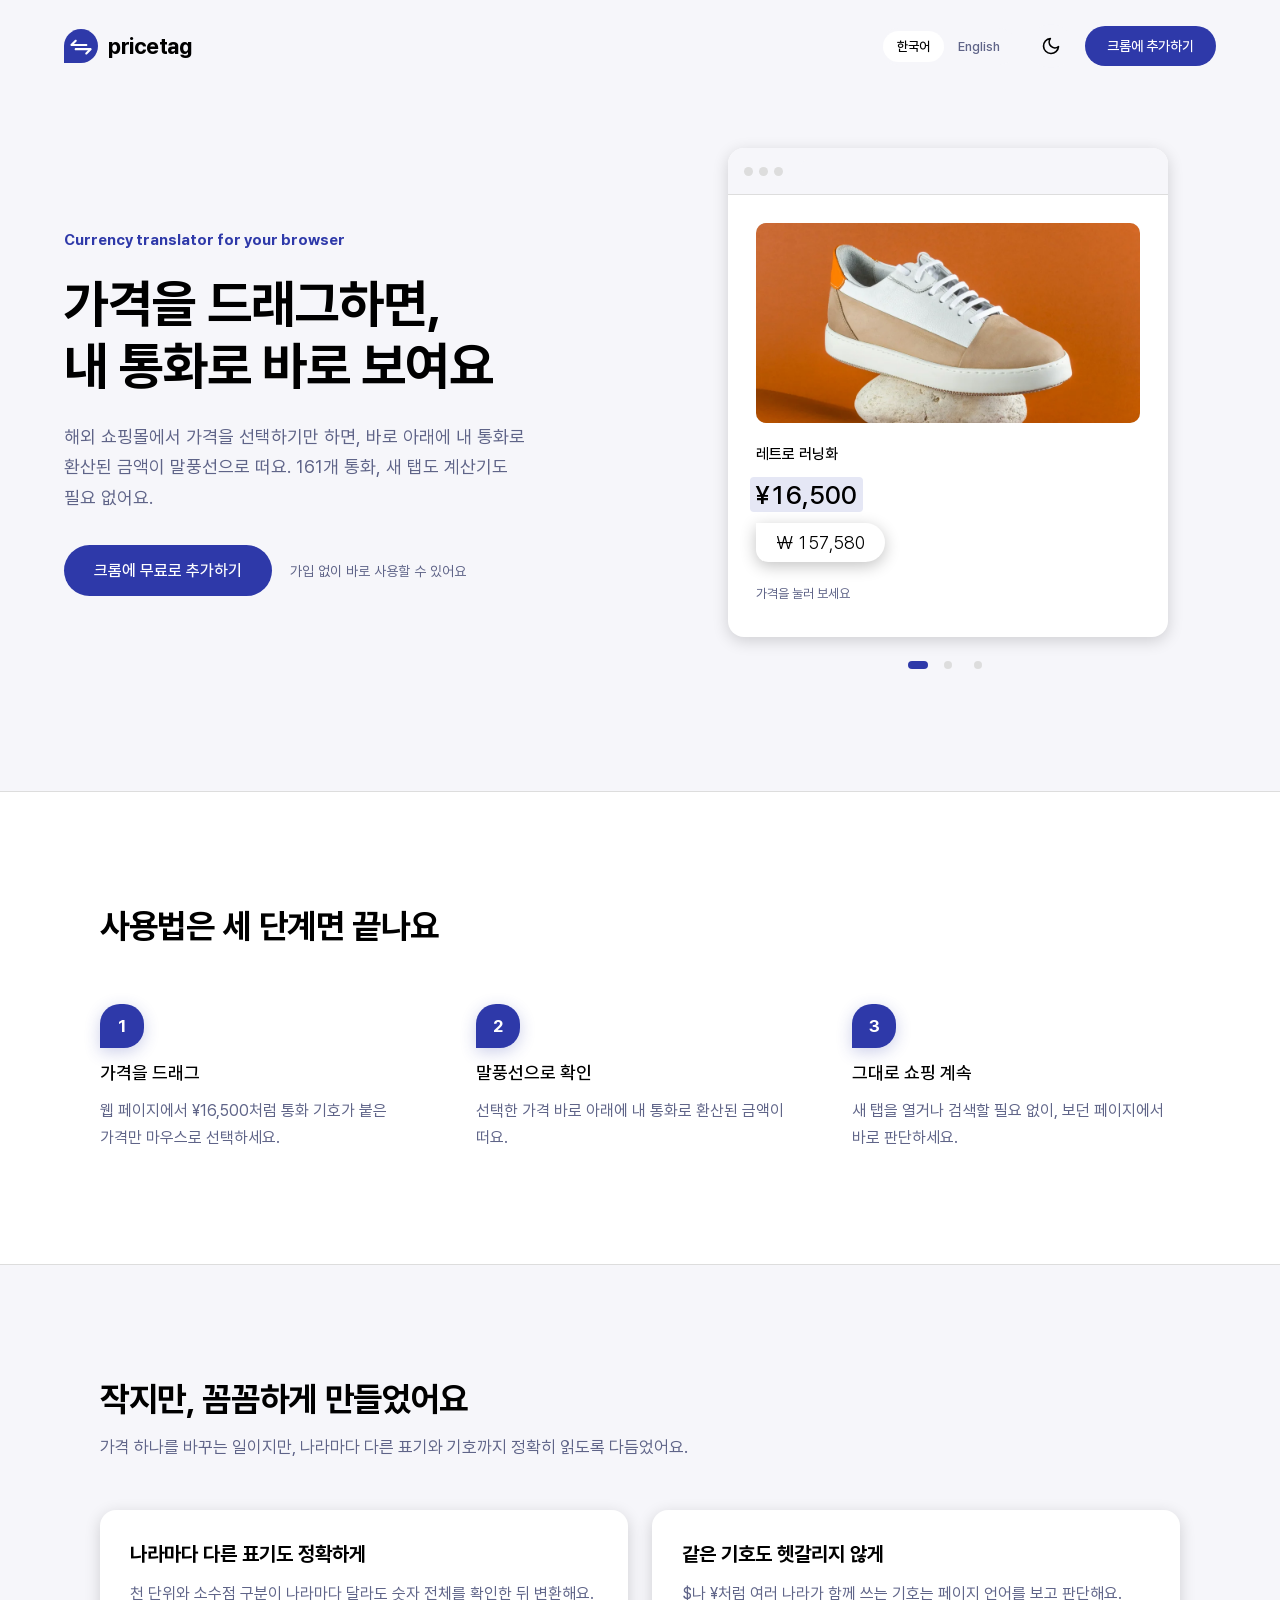
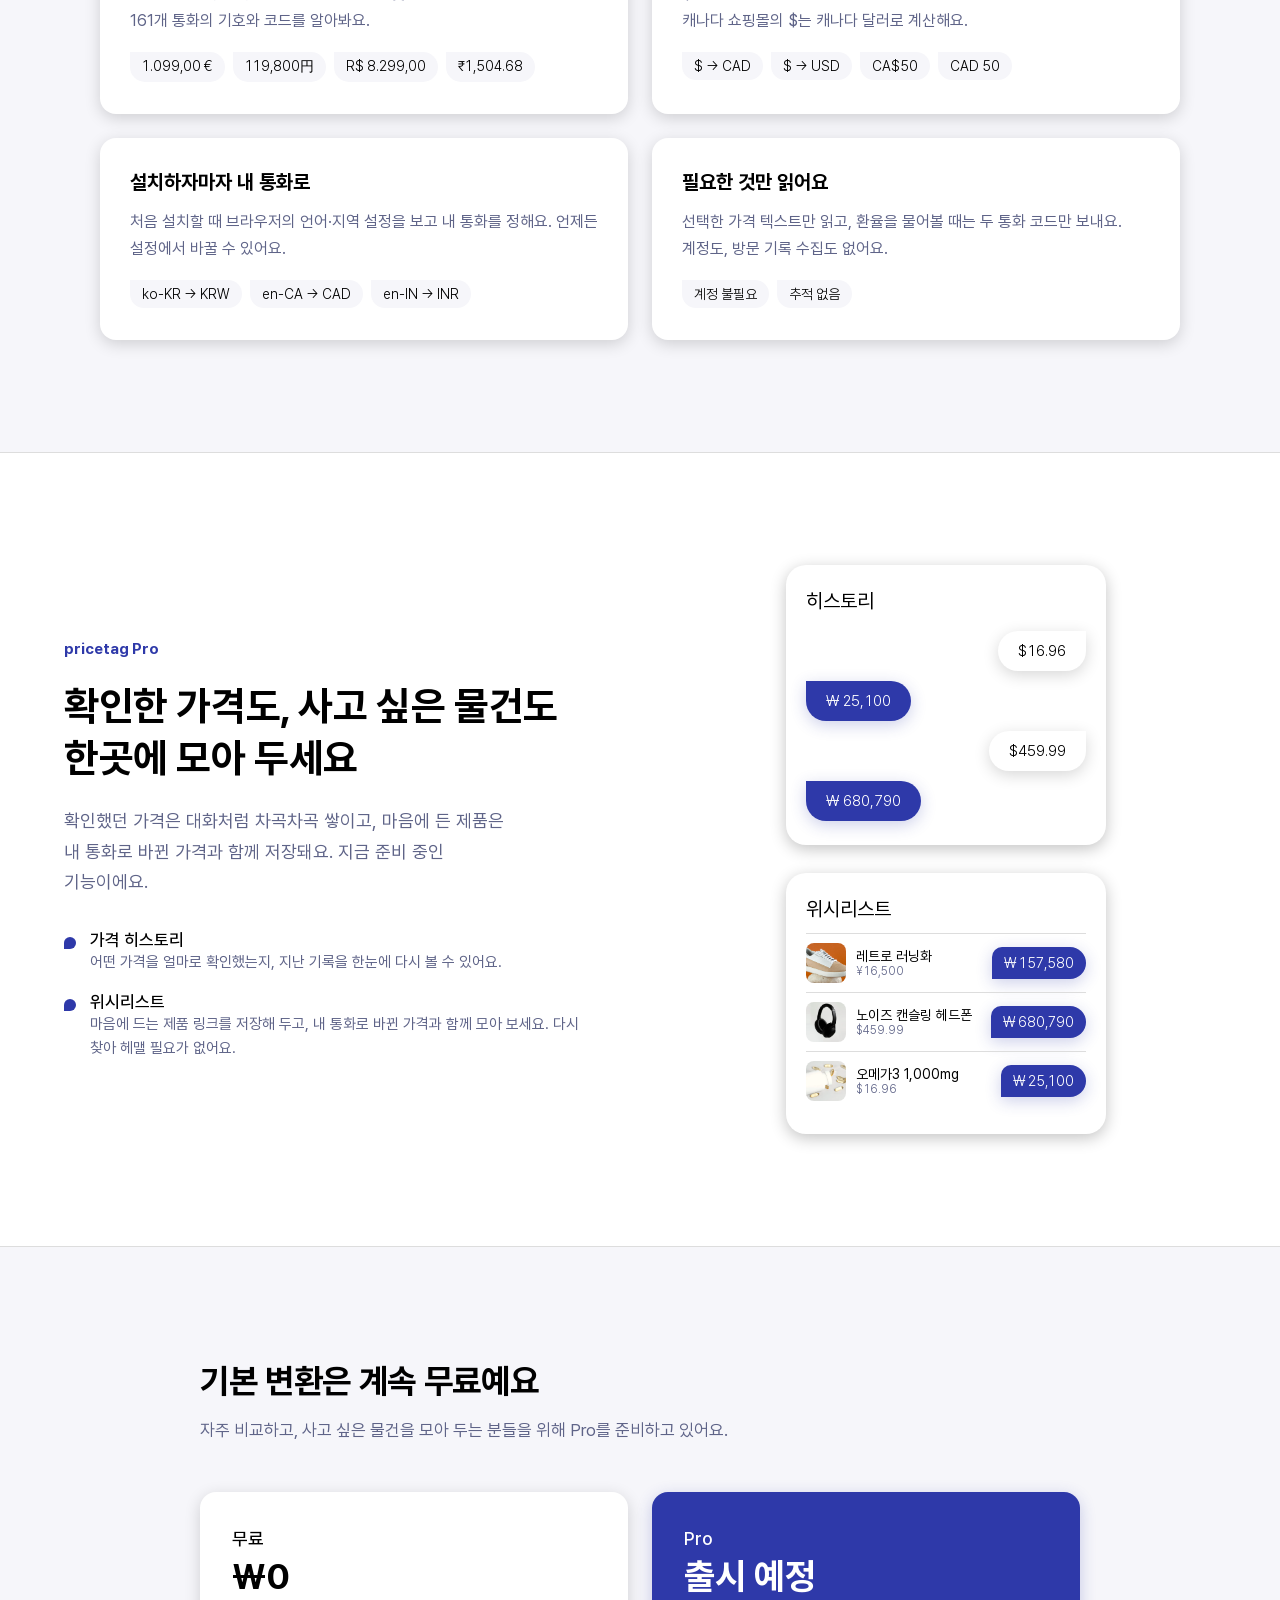
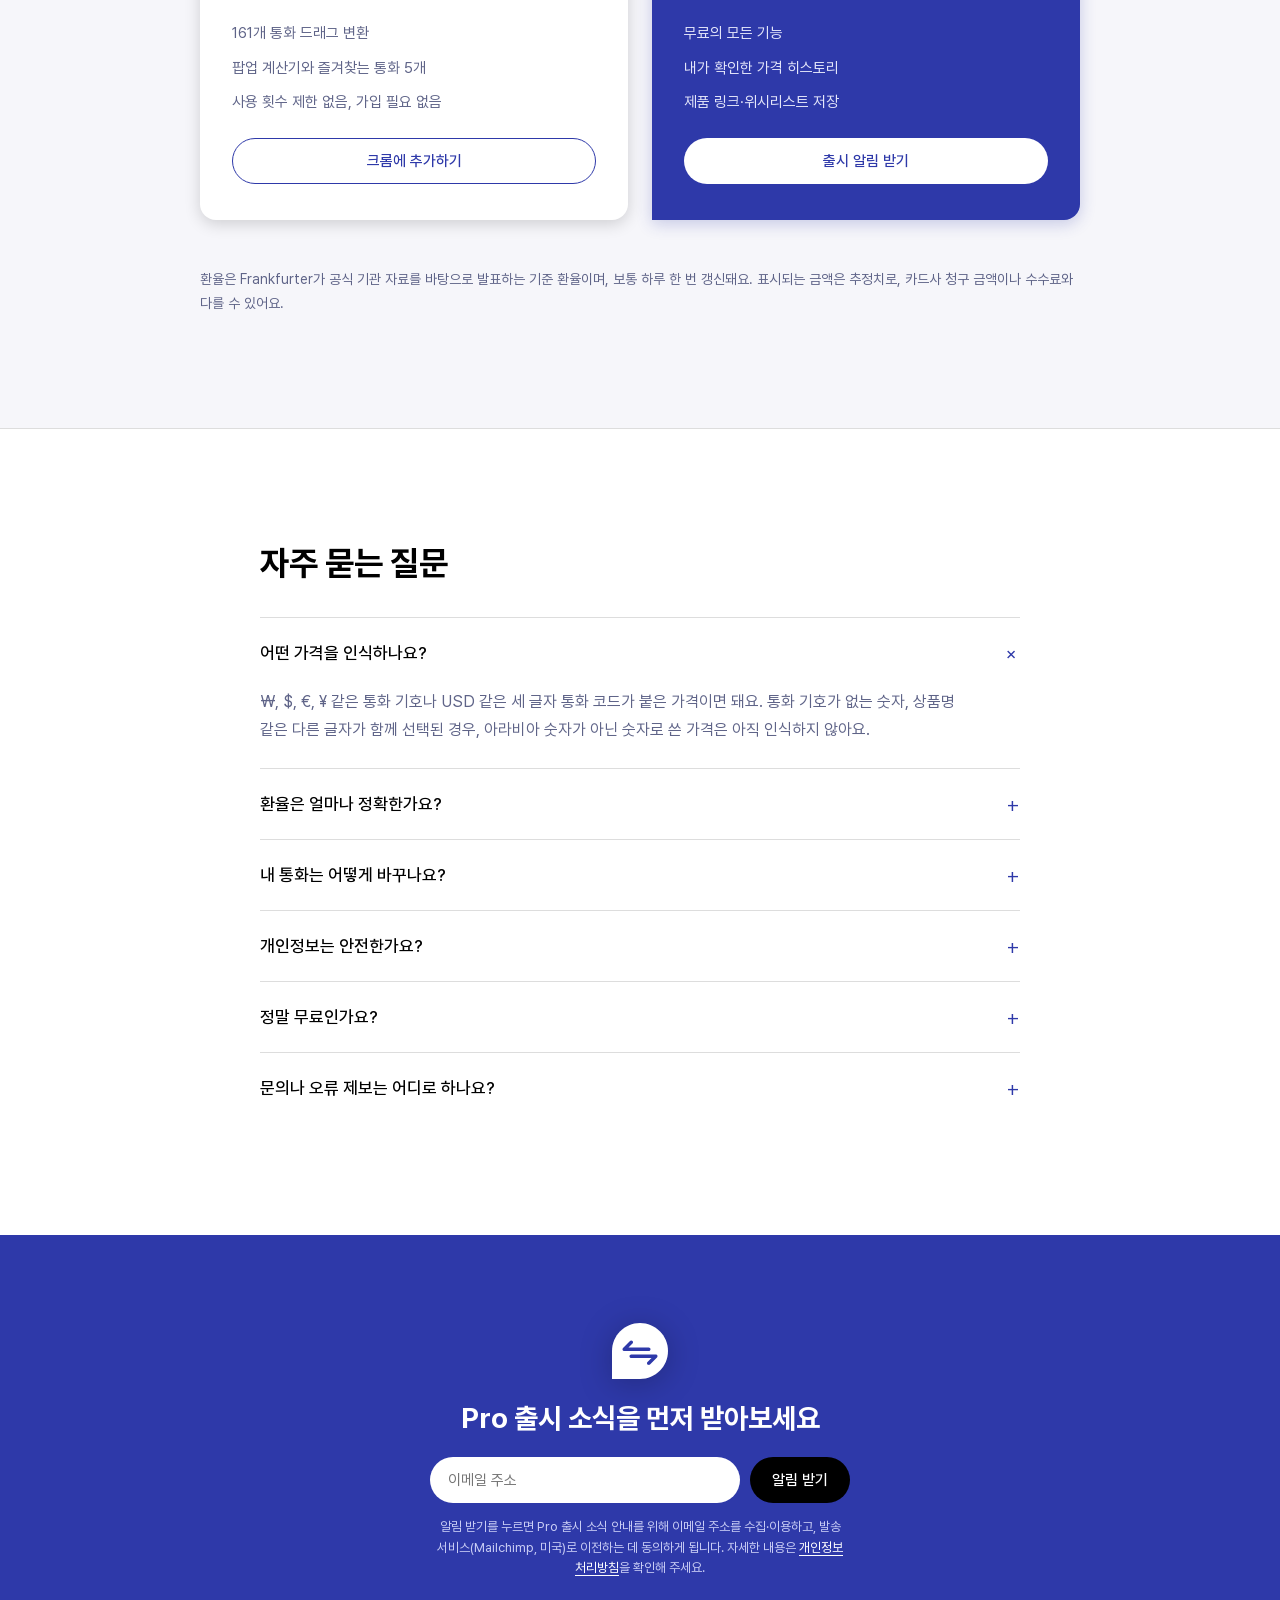
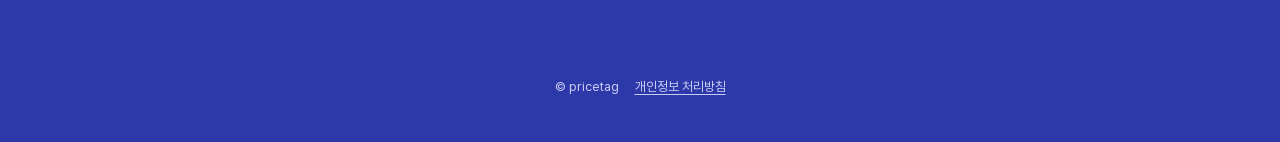
<file: index.html>
<!doctype html>
<html lang="ko">
<head>
<meta charset="utf-8">
<meta name="viewport" content="width=device-width, initial-scale=1">
<title>pricetag — 가격을 드래그하면 내 통화로</title>
<meta name="description" content="해외 쇼핑몰에서 가격을 선택하면 바로 아래에 내 통화로 환산된 금액이 말풍선으로 뜨는 크롬 확장 프로그램. 161개 통화 지원, 무료.">
<meta name="theme-color" content="#2E39A9">
<link rel="canonical" href="https://choo827.github.io/Pricetag-site/">
<link rel="alternate" hreflang="ko" href="https://choo827.github.io/Pricetag-site/">
<link rel="alternate" hreflang="en" href="https://choo827.github.io/Pricetag-site/en/">
<link rel="alternate" hreflang="x-default" href="https://choo827.github.io/Pricetag-site/">
<meta property="og:type" content="website">
<meta property="og:site_name" content="pricetag">
<meta property="og:url" content="https://choo827.github.io/Pricetag-site/">
<meta property="og:title" content="pricetag — 가격을 드래그하면 내 통화로">
<meta property="og:description" content="해외 쇼핑몰에서 가격을 선택하면 바로 아래에 내 통화로 환산된 금액이 말풍선으로 뜨는 크롬 확장 프로그램. 161개 통화 지원, 무료.">
<meta property="og:locale" content="ko_KR">
<meta property="og:locale:alternate" content="en_US">
<meta property="og:image" content="https://choo827.github.io/Pricetag-site/assets/img/og-ko.png">
<meta property="og:image:width" content="1200">
<meta property="og:image:height" content="630">
<meta property="og:image:alt" content="가격 $459.99 아래에 ₩ 680,790으로 바뀐 말풍선이 뜬 pricetag 소개 이미지">
<meta name="twitter:card" content="summary_large_image">
<script type="application/ld+json">{"@context": "https://schema.org", "@type": "SoftwareApplication", "name": "pricetag", "applicationCategory": "BrowserApplication", "operatingSystem": "Chrome", "description": "해외 쇼핑몰에서 가격을 선택하면 바로 아래에 내 통화로 환산된 금액이 말풍선으로 뜨는 크롬 확장 프로그램. 161개 통화 지원, 무료.", "url": "https://choo827.github.io/Pricetag-site/", "inLanguage": "ko", "downloadUrl": "https://chromewebstore.google.com/detail/jcchpbkchdipihciiidmgcjedffbhbfb", "image": "https://choo827.github.io/Pricetag-site/assets/img/og-ko.png", "offers": {"@type": "Offer", "price": "0", "priceCurrency": "USD"}}</script>
<link rel="icon" href="assets/img/pricetag-mark.svg" type="image/svg+xml">
<link rel="preload" href="assets/fonts/Pretendard-Regular.woff2" as="font" type="font/woff2" crossorigin>
<link rel="stylesheet" href="assets/site.css">
<script>
  (function () {
    try {
      var t = localStorage.getItem("pt-theme");
      if (t === "light" || t === "dark") document.documentElement.setAttribute("data-theme", t);
      var l = localStorage.getItem("pt-lang");
      if (l && l !== "ko") location.replace("en/");
    } catch (e) {}
  })();
</script>
</head>
<body>
<a class="visually-hidden" href="#main">본문으로 건너뛰기</a>

<header class="header">
  <a class="brand" href="./" aria-label="pricetag 홈">
    <img src="assets/img/pricetag-mark.svg" alt="" width="34" height="34">
    <span>pricetag</span>
  </a>
  <div class="header-tools">
    <nav class="lang" aria-label="Language">
      <a href="./" hreflang="ko" lang="ko" data-lang-link="ko" aria-current="true">한국어</a>
      <a href="en/" hreflang="en" lang="en" data-lang-link="en" aria-current="false">English</a>
    </nav>
    <button class="icon-btn" id="theme-toggle" type="button" aria-label="">
      <svg class="moon" width="20" height="20" viewBox="0 0 24 24" fill="none" stroke="currentColor" stroke-width="2" stroke-linecap="round" stroke-linejoin="round" aria-hidden="true"><path d="M21 12.8A9 9 0 1 1 11.2 3a7 7 0 0 0 9.8 9.8z"/></svg>
      <svg class="sun" width="20" height="20" viewBox="0 0 24 24" fill="none" stroke="currentColor" stroke-width="2" stroke-linecap="round" stroke-linejoin="round" aria-hidden="true"><circle cx="12" cy="12" r="4"/><path d="M12 2v2M12 20v2M4.9 4.9l1.4 1.4M17.7 17.7l1.4 1.4M2 12h2M20 12h2M4.9 19.1l1.4-1.4M17.7 6.3l1.4-1.4"/></svg>
    </button>
    <a class="btn btn-primary btn-small" href="https://chromewebstore.google.com/detail/jcchpbkchdipihciiidmgcjedffbhbfb">크롬에 추가하기</a>
  </div>
</header>

<main id="main">
  <section class="hero">
    <div class="wrap row">
      <div class="stack" style="gap:24px">
        <span class="eyebrow">Currency translator for your browser</span>
        <h1 class="h1">가격을 드래그하면,<br>내 통화로 바로 보여요</h1>
        <p class="lead">해외 쇼핑몰에서 가격을 선택하기만 하면, 바로 아래에 내 통화로 환산된 금액이 말풍선으로 떠요. 161개 통화, 새 탭도 계산기도 필요 없어요.</p>
        <div class="cta-row">
          <a class="btn btn-primary" href="https://chromewebstore.google.com/detail/jcchpbkchdipihciiidmgcjedffbhbfb">크롬에 무료로 추가하기</a>
          <span class="cta-note">가입 없이 바로 사용할 수 있어요</span>
        </div>
      </div>

      <div class="demo">
        <div class="browser">
          <div class="browser-bar" aria-hidden="true"><i></i><i></i><i></i><b></b></div>
          <div class="page">
            <div class="product-img">
            <img src="assets/img/shoe.webp" alt="레트로 러닝화" class="is-on" width="960" height="500">
            <img src="assets/img/headphones.webp" alt="노이즈 캔슬링 헤드폰" loading="lazy" width="960" height="500">
            <img src="assets/img/supplement.webp" alt="오메가3 1,000mg" loading="lazy" width="960" height="500">
            </div>
            <div class="product-name" id="hero-name">레트로 러닝화</div>
            <div class="price-wrap">
              <button class="price num" id="hero-price" type="button" aria-pressed="true" aria-controls="hero-bubble" aria-label="가격을 눌러 변환 결과 보기">¥16,500</button>
              <div class="bubble num" id="hero-bubble" aria-live="polite">₩ 157,580</div>
            </div>
            <span class="try">가격을 눌러 보세요</span>
          </div>
        </div>
        <div class="dots" role="group" aria-label="상품 선택">
        <button type="button" aria-label="1번째 상품 보기" aria-current="true"><span></span></button>
        <button type="button" aria-label="2번째 상품 보기" aria-current="false"><span></span></button>
        <button type="button" aria-label="3번째 상품 보기" aria-current="false"><span></span></button>
        </div>
        <script type="application/json" id="hero-data">[{"name": "레트로 러닝화", "original": "¥16,500", "converted": "₩ 157,580"}, {"name": "노이즈 캔슬링 헤드폰", "original": "$459.99", "converted": "₩ 680,790"}, {"name": "오메가3 1,000mg", "original": "$16.96", "converted": "₩ 25,100"}]</script>
      </div>
    </div>
  </section>

  <section class="section band" aria-labelledby="how-t">
    <div class="wrap stack" style="max-width:1080px;gap:56px">
      <h2 class="h2" id="how-t">사용법은 세 단계면 끝나요</h2>
      <div class="grid3">
        <div class="step stack" style="gap:14px">
          <span class="step-n" aria-hidden="true">1</span>
          <h3 class="step-t" style="margin:0">가격을 드래그</h3>
          <p>웹 페이지에서 ¥16,500처럼 통화 기호가 붙은 가격만 마우스로 선택하세요.</p>
        </div>
        <div class="step stack" style="gap:14px">
          <span class="step-n" aria-hidden="true">2</span>
          <h3 class="step-t" style="margin:0">말풍선으로 확인</h3>
          <p>선택한 가격 바로 아래에 내 통화로 환산된 금액이 떠요.</p>
        </div>
        <div class="step stack" style="gap:14px">
          <span class="step-n" aria-hidden="true">3</span>
          <h3 class="step-t" style="margin:0">그대로 쇼핑 계속</h3>
          <p>새 탭을 열거나 검색할 필요 없이, 보던 페이지에서 바로 판단하세요.</p>
        </div>
      </div>
    </div>
  </section>

  <section class="section" aria-labelledby="feat-t">
    <div class="wrap stack" style="max-width:1080px;gap:48px">
      <div class="stack" style="gap:12px;max-width:640px">
        <h2 class="h2" id="feat-t">작지만, 꼼꼼하게 만들었어요</h2>
        <p class="lead">가격 하나를 바꾸는 일이지만, 나라마다 다른 표기와 기호까지 정확히 읽도록 다듬었어요.</p>
      </div>
      <div class="grid2">
        <article class="card">
          <h3 class="card-t" style="margin:0">나라마다 다른 표기도 정확하게</h3>
          <p>천 단위와 소수점 구분이 나라마다 달라도 숫자 전체를 확인한 뒤 변환해요. 161개 통화의 기호와 코드를 알아봐요.</p>
          <div class="chips"><span class="num">1.099,00 €</span><span class="num">119,800円</span><span class="num">R$ 8.299,00</span><span class="num">₹1,504.68</span></div>
        </article>
        <article class="card">
          <h3 class="card-t" style="margin:0">같은 기호도 헷갈리지 않게</h3>
          <p>$나 ¥처럼 여러 나라가 함께 쓰는 기호는 페이지 언어를 보고 판단해요. 캐나다 쇼핑몰의 $는 캐나다 달러로 계산해요.</p>
          <div class="chips"><span class="num">$ → CAD</span><span class="num">$ → USD</span><span class="num">CA$50</span><span class="num">CAD 50</span></div>
        </article>
        <article class="card">
          <h3 class="card-t" style="margin:0">설치하자마자 내 통화로</h3>
          <p>처음 설치할 때 브라우저의 언어·지역 설정을 보고 내 통화를 정해요. 언제든 설정에서 바꿀 수 있어요.</p>
          <div class="chips"><span class="num">ko-KR → KRW</span><span class="num">en-CA → CAD</span><span class="num">en-IN → INR</span></div>
        </article>
        <article class="card">
          <h3 class="card-t" style="margin:0">필요한 것만 읽어요</h3>
          <p>선택한 가격 텍스트만 읽고, 환율을 물어볼 때는 두 통화 코드만 보내요. 계정도, 방문 기록 수집도 없어요.</p>
          <div class="chips"><span class="num">계정 불필요</span><span class="num">추적 없음</span></div>
        </article>
      </div>
    </div>
  </section>

  <section class="section band" aria-labelledby="pro-t">
    <div class="wrap row" style="gap:72px">
      <div class="stack" style="gap:22px;flex-basis:300px">
        <span class="eyebrow">pricetag Pro</span>
        <h2 class="h2" id="pro-t" style="font-size:clamp(28px,4vw,40px)">확인한 가격도, 사고 싶은 물건도<br>한곳에 모아 두세요</h2>
        <p class="lead" style="font-size:18px;max-width:440px">확인했던 가격은 대화처럼 차곡차곡 쌓이고, 마음에 든 제품은 내 통화로 바뀐 가격과 함께 저장돼요. 지금 준비 중인 기능이에요.</p>
        <div class="pro-points">
          <div class="pro-point"><i aria-hidden="true"></i><div><b>가격 히스토리</b><span>어떤 가격을 얼마로 확인했는지, 지난 기록을 한눈에 다시 볼 수 있어요.</span></div></div>
          <div class="pro-point"><i aria-hidden="true"></i><div><b>위시리스트</b><span>마음에 드는 제품 링크를 저장해 두고, 내 통화로 바뀐 가격과 함께 모아 보세요. 다시 찾아 헤맬 필요가 없어요.</span></div></div>
        </div>
      </div>
      <div class="popups" style="flex-basis:300px" role="img" aria-label="Pro 화면 미리보기">
        <div class="popup">
          <span class="popup-t">히스토리</span>
          <span class="chat chat-from num">$16.96</span>
          <span class="chat chat-to num">₩ 25,100</span>
          <span class="chat chat-from num">$459.99</span>
          <span class="chat chat-to num">₩ 680,790</span>
        </div>
        <div class="popup" style="gap:0">
          <span class="popup-t" style="padding-bottom:12px">위시리스트</span>
          <div class="wish">
            <div class="wish-l">
              <img src="assets/img/shoe.webp" alt="" width="40" height="40" loading="lazy">
              <div style="min-width:0"><div class="wish-name">레트로 러닝화</div><div class="wish-note num">¥16,500</div></div>
            </div>
            <span class="wish-price num">₩ 157,580</span>
          </div>
          <div class="wish">
            <div class="wish-l">
              <img src="assets/img/headphones.webp" alt="" width="40" height="40" loading="lazy">
              <div style="min-width:0"><div class="wish-name">노이즈 캔슬링 헤드폰</div><div class="wish-note num">$459.99</div></div>
            </div>
            <span class="wish-price num">₩ 680,790</span>
          </div>
          <div class="wish">
            <div class="wish-l">
              <img src="assets/img/supplement.webp" alt="" width="40" height="40" loading="lazy">
              <div style="min-width:0"><div class="wish-name">오메가3 1,000mg</div><div class="wish-note num">$16.96</div></div>
            </div>
            <span class="wish-price num">₩ 25,100</span>
          </div>
        </div>
      </div>
    </div>
  </section>

  <section class="section" aria-labelledby="price-t">
    <div class="wrap stack" style="max-width:880px;gap:48px">
      <div class="stack" style="gap:12px">
        <h2 class="h2" id="price-t">기본 변환은 계속 무료예요</h2>
        <p class="lead">자주 비교하고, 사고 싶은 물건을 모아 두는 분들을 위해 Pro를 준비하고 있어요.</p>
      </div>
      <div class="grid2">
        <div class="plan plan-free">
          <div class="stack" style="gap:6px"><span class="plan-name">무료</span><span class="plan-price num">₩0</span></div>
          <ul><li>161개 통화 드래그 변환</li><li>팝업 계산기와 즐겨찾는 통화 5개</li><li>사용 횟수 제한 없음, 가입 필요 없음</li></ul>
          <a class="btn btn-outline" href="https://chromewebstore.google.com/detail/jcchpbkchdipihciiidmgcjedffbhbfb">크롬에 추가하기</a>
        </div>
        <div class="plan plan-pro">
          <div class="stack" style="gap:6px"><span class="plan-name">Pro</span><span class="plan-price">출시 예정</span></div>
          <ul><li>무료의 모든 기능</li><li>내가 확인한 가격 히스토리</li><li>제품 링크·위시리스트 저장</li></ul>
          <a class="btn btn-white" href="#waitlist">출시 알림 받기</a>
        </div>
      </div>
      <p class="note">환율은 Frankfurter가 공식 기관 자료를 바탕으로 발표하는 기준 환율이며, 보통 하루 한 번 갱신돼요. 표시되는 금액은 추정치로, 카드사 청구 금액이나 수수료와 다를 수 있어요.</p>
    </div>
  </section>

  <section class="section band faq" id="faq" aria-labelledby="faq-t" style="border-bottom:none">
    <div class="wrap stack" style="max-width:760px;gap:32px">
      <h2 class="h2" id="faq-t">자주 묻는 질문</h2>
      <div>
        <details open>
          <summary>어떤 가격을 인식하나요?</summary>
          <p>₩, $, €, ¥ 같은 통화 기호나 USD 같은 세 글자 통화 코드가 붙은 가격이면 돼요. 통화 기호가 없는 숫자, 상품명 같은 다른 글자가 함께 선택된 경우, 아라비아 숫자가 아닌 숫자로 쓴 가격은 아직 인식하지 않아요.</p>
        </details>
        <details>
          <summary>환율은 얼마나 정확한가요?</summary>
          <p>공식 기관이 발표하는 기준 환율을 쓰고, 보통 하루 한 번 갱신돼요. 쇼핑할 때 대략적인 금액을 가늠하기에 좋지만, 실제 카드 청구 금액은 카드사 환율과 수수료에 따라 달라질 수 있어요.</p>
        </details>
        <details>
          <summary>내 통화는 어떻게 바꾸나요?</summary>
          <p>확장 프로그램의 설정 화면에서 통화 코드나 영문 이름으로 검색해 바꿀 수 있어요. 팝업 계산기에서 자주 쓰는 원래 통화도 5개까지 즐겨찾기로 정할 수 있어요.</p>
        </details>
        <details>
          <summary>개인정보는 안전한가요?</summary>
          <p>PriceTag는 사용자가 선택한 가격 텍스트만 읽어요. 환율을 요청할 때도 금액이 아닌 두 통화 코드만 환율 서버에 보내요. 가입이나 로그인이 필요 없고, 방문한 페이지 기록을 모으지 않아요. 설치할 때 크롬이 모든 웹사이트에서 작동한다고 안내하는 건, 어느 쇼핑몰에서든 가격을 선택할 수 있게 하기 위해서예요.</p>
        </details>
        <details>
          <summary>정말 무료인가요?</summary>
          <p>네. 가격 변환과 팝업 계산기는 앞으로도 무료예요. 가격 히스토리와 위시리스트 같은 추가 기능은 Pro로 준비하고 있어요.</p>
        </details>
        <details>
          <summary>문의나 오류 제보는 어디로 하나요?</summary>
          <p>choo82742@gmail.com으로 메일을 보내 주세요. 오류라면 가격이 적힌 페이지 주소와 선택한 가격을 함께 알려 주시면 빨리 확인할 수 있어요.</p>
        </details>
      </div>
    </div>
  </section>
</main>

<footer class="footer" id="waitlist">
  <div class="footer-in">
    <img src="assets/img/pricetag-mark-inverse.svg" alt="" width="56" height="56">
    <h2>Pro 출시 소식을 먼저 받아보세요</h2>
    <form class="signup" id="signup" action="https://gmail.us15.list-manage.com/subscribe/post?u=7a4b34e1ab518009c85cb469d&amp;id=03c1a33707" method="post" target="_blank" novalidate>
      <label class="visually-hidden" for="email">이메일 주소</label>
      <input id="email" type="email" name="EMAIL" aria-describedby="signup-consent" autocomplete="email" placeholder="이메일 주소" required>
      <input type="hidden" name="LANG" value="ko">
      <div class="hp" aria-hidden="true"><input type="text" name="b_7a4b34e1ab518009c85cb469d_03c1a33707" tabindex="-1" value="" autocomplete="off"></div>
      <button type="submit">알림 받기</button>
    </form>
    <p class="consent" id="signup-consent">알림 받기를 누르면 Pro 출시 소식 안내를 위해 이메일 주소를 수집·이용하고, 발송 서비스(Mailchimp, 미국)로 이전하는 데 동의하게 됩니다. 자세한 내용은 <a href="privacy.html">개인정보 처리방침</a>을 확인해 주세요.</p>
    <p class="status" id="signup-status" role="status" aria-live="polite"></p>
    <small><span>© pricetag</span><a href="privacy.html">개인정보 처리방침</a></small>
  </div>
</footer>

<script src="assets/site.js" defer></script>
</body>
</html>
</file>
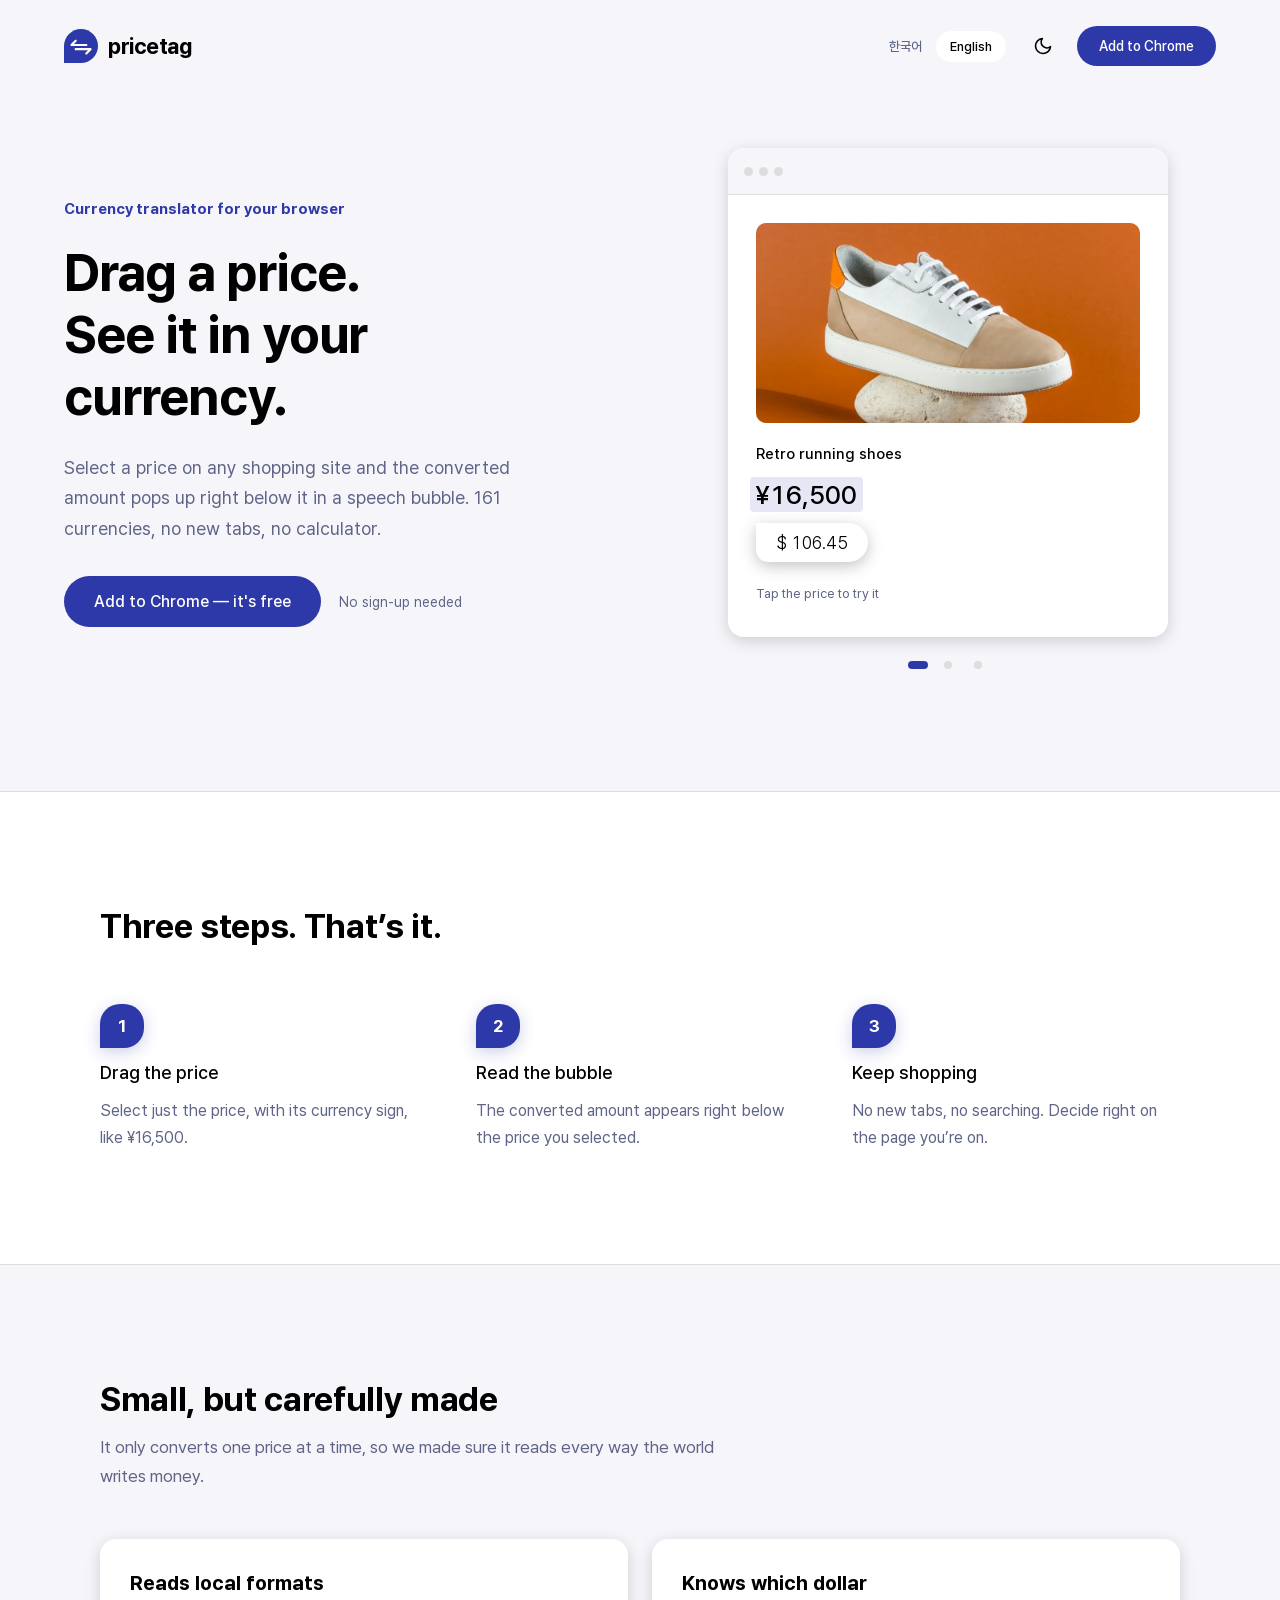
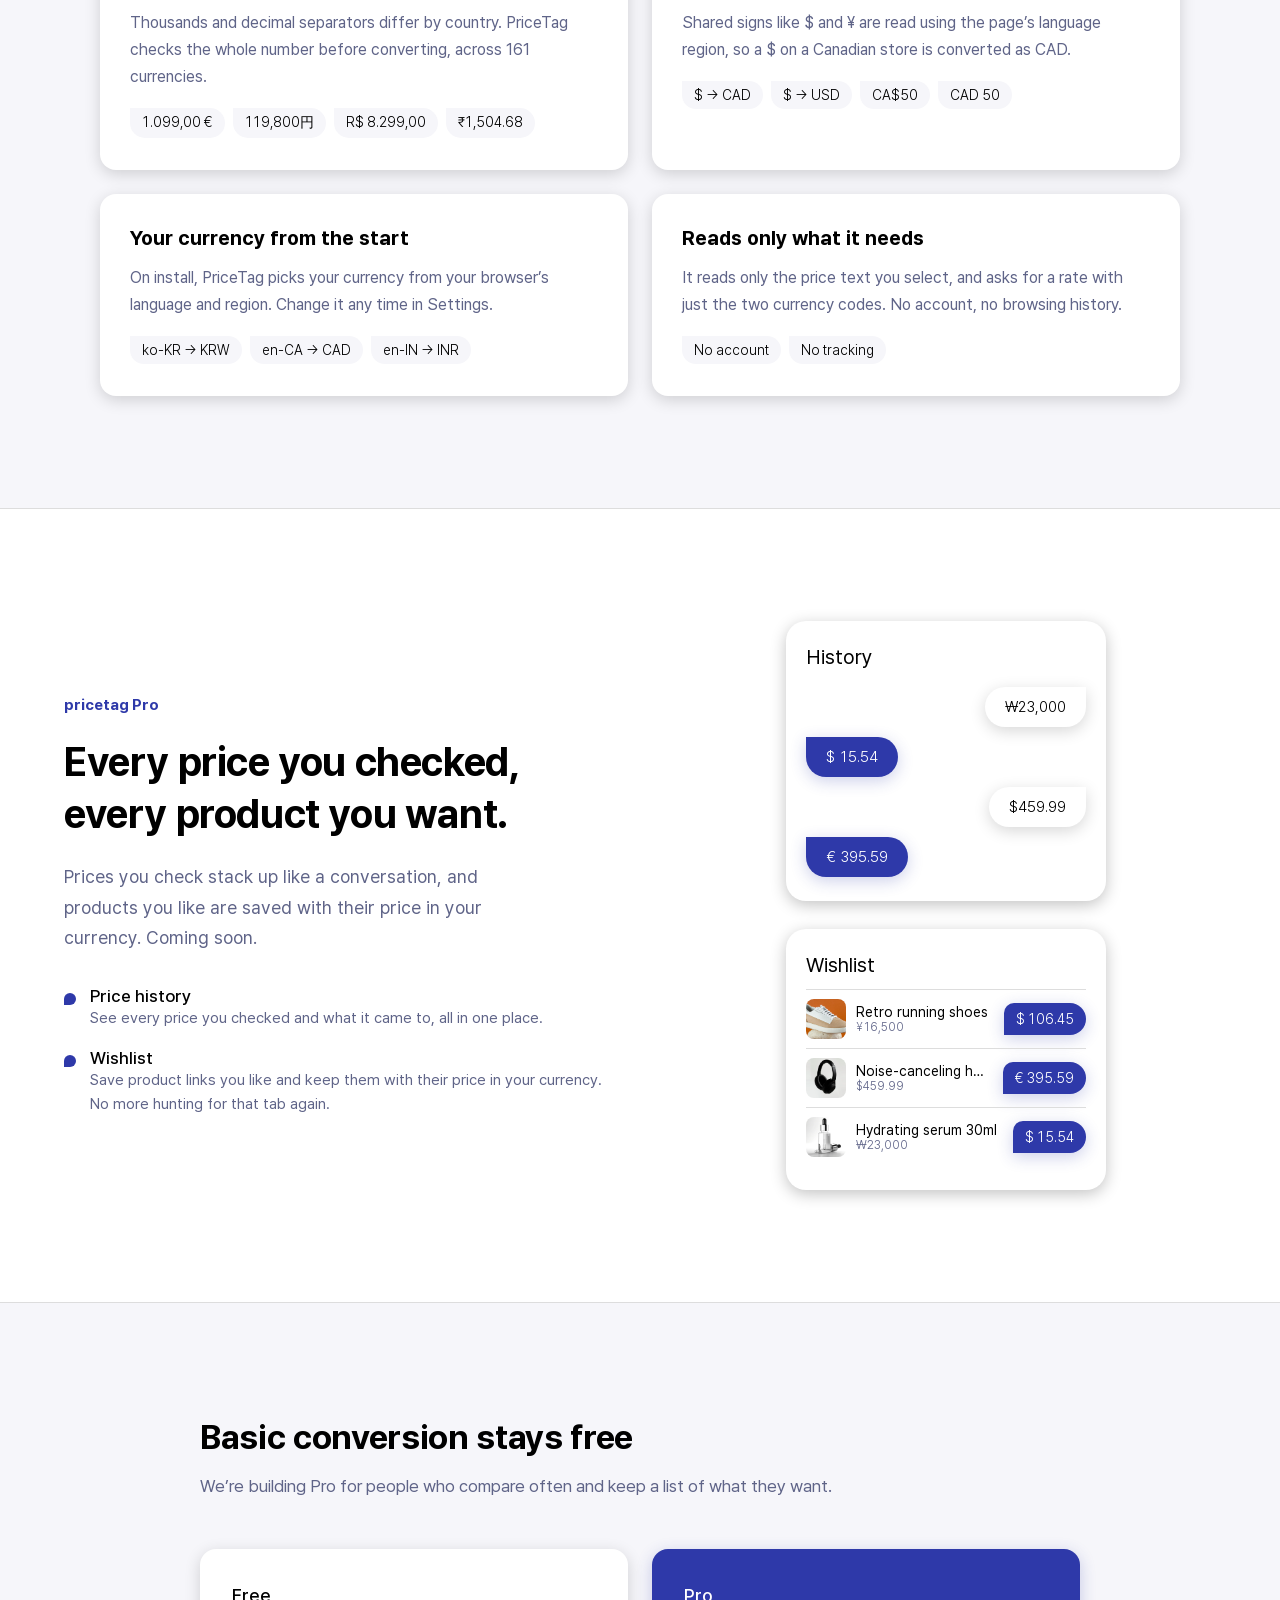
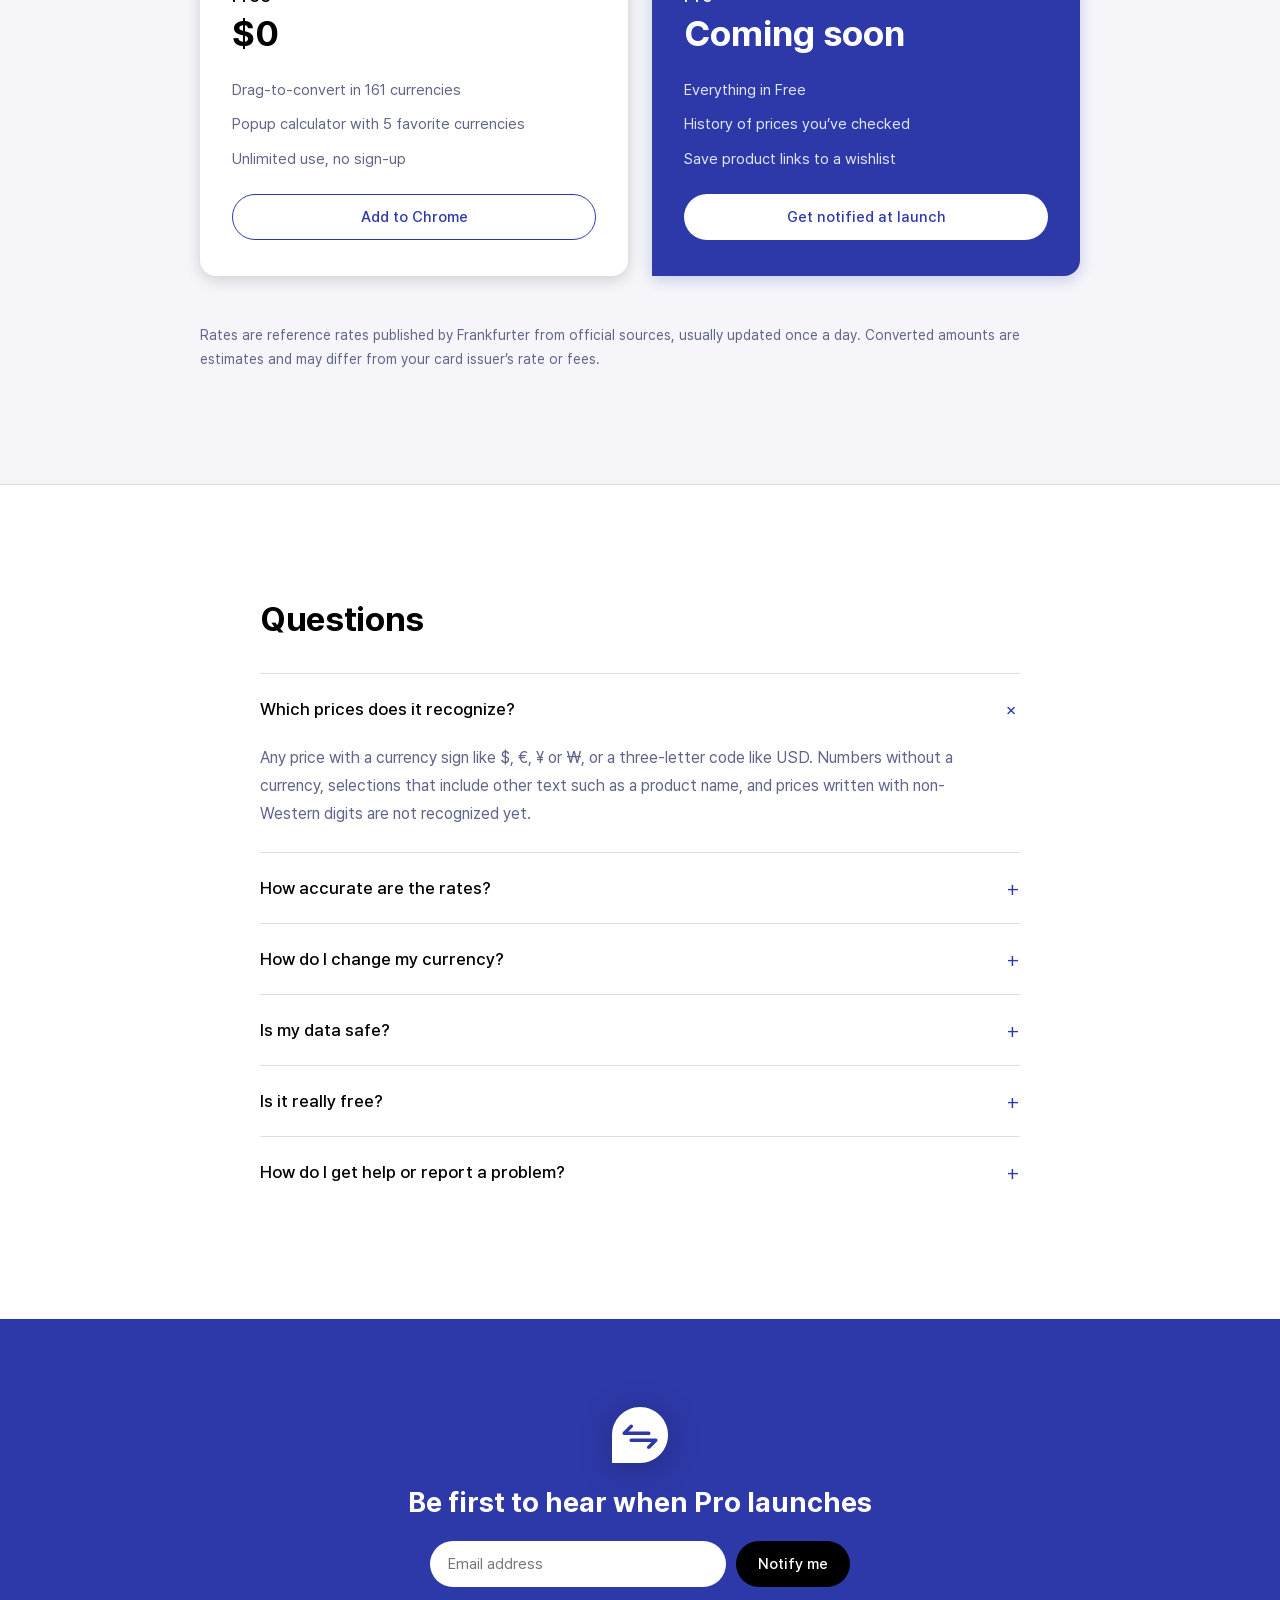
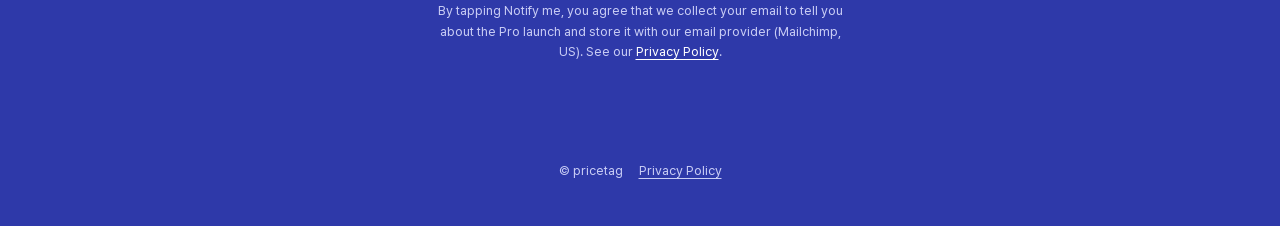
<file: en/index.html>
<!doctype html>
<html lang="en">
<head>
<meta charset="utf-8">
<meta name="viewport" content="width=device-width, initial-scale=1">
<title>pricetag — Drag a price. See it in your currency.</title>
<meta name="description" content="A Chrome extension that converts any price you select into your currency, right below it in a speech bubble. 161 currencies. Free.">
<meta name="theme-color" content="#2E39A9">
<link rel="canonical" href="https://choo827.github.io/Pricetag-site/en/">
<link rel="alternate" hreflang="ko" href="https://choo827.github.io/Pricetag-site/">
<link rel="alternate" hreflang="en" href="https://choo827.github.io/Pricetag-site/en/">
<link rel="alternate" hreflang="x-default" href="https://choo827.github.io/Pricetag-site/">
<meta property="og:type" content="website">
<meta property="og:site_name" content="pricetag">
<meta property="og:url" content="https://choo827.github.io/Pricetag-site/en/">
<meta property="og:title" content="pricetag — Drag a price. See it in your currency.">
<meta property="og:description" content="A Chrome extension that converts any price you select into your currency, right below it in a speech bubble. 161 currencies. Free.">
<meta property="og:locale" content="en_US">
<meta property="og:locale:alternate" content="ko_KR">
<meta property="og:image" content="https://choo827.github.io/Pricetag-site/assets/img/og-en.png">
<meta property="og:image:width" content="1200">
<meta property="og:image:height" content="630">
<meta property="og:image:alt" content="pricetag preview: the price ¥16,500 with a bubble below it showing $ 106.45">
<meta name="twitter:card" content="summary_large_image">
<script type="application/ld+json">{"@context": "https://schema.org", "@type": "SoftwareApplication", "name": "pricetag", "applicationCategory": "BrowserApplication", "operatingSystem": "Chrome", "description": "A Chrome extension that converts any price you select into your currency, right below it in a speech bubble. 161 currencies. Free.", "url": "https://choo827.github.io/Pricetag-site/en/", "inLanguage": "en", "downloadUrl": "https://chromewebstore.google.com/detail/jcchpbkchdipihciiidmgcjedffbhbfb", "image": "https://choo827.github.io/Pricetag-site/assets/img/og-en.png", "offers": {"@type": "Offer", "price": "0", "priceCurrency": "USD"}}</script>
<link rel="icon" href="../assets/img/pricetag-mark.svg" type="image/svg+xml">
<link rel="preload" href="../assets/fonts/Pretendard-Regular.woff2" as="font" type="font/woff2" crossorigin>
<link rel="stylesheet" href="../assets/site.css">
<script>
  (function () {
    try {
      var t = localStorage.getItem("pt-theme");
      if (t === "light" || t === "dark") document.documentElement.setAttribute("data-theme", t);
      var l = localStorage.getItem("pt-lang");
      if (l && l !== "en") location.replace("../");
    } catch (e) {}
  })();
</script>
</head>
<body>
<a class="visually-hidden" href="#main">Skip to content</a>

<header class="header">
  <a class="brand" href="./" aria-label="pricetag home">
    <img src="../assets/img/pricetag-mark.svg" alt="" width="34" height="34">
    <span>pricetag</span>
  </a>
  <div class="header-tools">
    <nav class="lang" aria-label="Language">
      <a href="../" hreflang="ko" lang="ko" data-lang-link="ko" aria-current="false">한국어</a>
      <a href="./" hreflang="en" lang="en" data-lang-link="en" aria-current="true">English</a>
    </nav>
    <button class="icon-btn" id="theme-toggle" type="button" aria-label="">
      <svg class="moon" width="20" height="20" viewBox="0 0 24 24" fill="none" stroke="currentColor" stroke-width="2" stroke-linecap="round" stroke-linejoin="round" aria-hidden="true"><path d="M21 12.8A9 9 0 1 1 11.2 3a7 7 0 0 0 9.8 9.8z"/></svg>
      <svg class="sun" width="20" height="20" viewBox="0 0 24 24" fill="none" stroke="currentColor" stroke-width="2" stroke-linecap="round" stroke-linejoin="round" aria-hidden="true"><circle cx="12" cy="12" r="4"/><path d="M12 2v2M12 20v2M4.9 4.9l1.4 1.4M17.7 17.7l1.4 1.4M2 12h2M20 12h2M4.9 19.1l1.4-1.4M17.7 6.3l1.4-1.4"/></svg>
    </button>
    <a class="btn btn-primary btn-small" href="https://chromewebstore.google.com/detail/jcchpbkchdipihciiidmgcjedffbhbfb">Add to Chrome</a>
  </div>
</header>

<main id="main">
  <section class="hero">
    <div class="wrap row">
      <div class="stack" style="gap:24px">
        <span class="eyebrow">Currency translator for your browser</span>
        <h1 class="h1">Drag a price.<br>See it in your currency.</h1>
        <p class="lead">Select a price on any shopping site and the converted amount pops up right below it in a speech bubble. 161 currencies, no new tabs, no calculator.</p>
        <div class="cta-row">
          <a class="btn btn-primary" href="https://chromewebstore.google.com/detail/jcchpbkchdipihciiidmgcjedffbhbfb">Add to Chrome — it&#x27;s free</a>
          <span class="cta-note">No sign-up needed</span>
        </div>
      </div>

      <div class="demo">
        <div class="browser">
          <div class="browser-bar" aria-hidden="true"><i></i><i></i><i></i><b></b></div>
          <div class="page">
            <div class="product-img">
            <img src="../assets/img/shoe.webp" alt="Retro running shoes" class="is-on" width="960" height="500">
            <img src="../assets/img/headphones.webp" alt="Noise-canceling headphones" loading="lazy" width="960" height="500">
            <img src="../assets/img/serum.webp" alt="Hydrating serum 30ml" loading="lazy" width="960" height="500">
            </div>
            <div class="product-name" id="hero-name">Retro running shoes</div>
            <div class="price-wrap">
              <button class="price num" id="hero-price" type="button" aria-pressed="true" aria-controls="hero-bubble" aria-label="Tap the price to see it converted">¥16,500</button>
              <div class="bubble num" id="hero-bubble" aria-live="polite">$ 106.45</div>
            </div>
            <span class="try">Tap the price to try it</span>
          </div>
        </div>
        <div class="dots" role="group" aria-label="Choose a product">
        <button type="button" aria-label="Show product 1" aria-current="true"><span></span></button>
        <button type="button" aria-label="Show product 2" aria-current="false"><span></span></button>
        <button type="button" aria-label="Show product 3" aria-current="false"><span></span></button>
        </div>
        <script type="application/json" id="hero-data">[{"name": "Retro running shoes", "original": "¥16,500", "converted": "$ 106.45"}, {"name": "Noise-canceling headphones", "original": "$459.99", "converted": "€ 395.59"}, {"name": "Hydrating serum 30ml", "original": "₩23,000", "converted": "$ 15.54"}]</script>
      </div>
    </div>
  </section>

  <section class="section band" aria-labelledby="how-t">
    <div class="wrap stack" style="max-width:1080px;gap:56px">
      <h2 class="h2" id="how-t">Three steps. That’s it.</h2>
      <div class="grid3">
        <div class="step stack" style="gap:14px">
          <span class="step-n" aria-hidden="true">1</span>
          <h3 class="step-t" style="margin:0">Drag the price</h3>
          <p>Select just the price, with its currency sign, like ¥16,500.</p>
        </div>
        <div class="step stack" style="gap:14px">
          <span class="step-n" aria-hidden="true">2</span>
          <h3 class="step-t" style="margin:0">Read the bubble</h3>
          <p>The converted amount appears right below the price you selected.</p>
        </div>
        <div class="step stack" style="gap:14px">
          <span class="step-n" aria-hidden="true">3</span>
          <h3 class="step-t" style="margin:0">Keep shopping</h3>
          <p>No new tabs, no searching. Decide right on the page you’re on.</p>
        </div>
      </div>
    </div>
  </section>

  <section class="section" aria-labelledby="feat-t">
    <div class="wrap stack" style="max-width:1080px;gap:48px">
      <div class="stack" style="gap:12px;max-width:640px">
        <h2 class="h2" id="feat-t">Small, but carefully made</h2>
        <p class="lead">It only converts one price at a time, so we made sure it reads every way the world writes money.</p>
      </div>
      <div class="grid2">
        <article class="card">
          <h3 class="card-t" style="margin:0">Reads local formats</h3>
          <p>Thousands and decimal separators differ by country. PriceTag checks the whole number before converting, across 161 currencies.</p>
          <div class="chips"><span class="num">1.099,00 €</span><span class="num">119,800円</span><span class="num">R$ 8.299,00</span><span class="num">₹1,504.68</span></div>
        </article>
        <article class="card">
          <h3 class="card-t" style="margin:0">Knows which dollar</h3>
          <p>Shared signs like $ and ¥ are read using the page’s language region, so a $ on a Canadian store is converted as CAD.</p>
          <div class="chips"><span class="num">$ → CAD</span><span class="num">$ → USD</span><span class="num">CA$50</span><span class="num">CAD 50</span></div>
        </article>
        <article class="card">
          <h3 class="card-t" style="margin:0">Your currency from the start</h3>
          <p>On install, PriceTag picks your currency from your browser’s language and region. Change it any time in Settings.</p>
          <div class="chips"><span class="num">ko-KR → KRW</span><span class="num">en-CA → CAD</span><span class="num">en-IN → INR</span></div>
        </article>
        <article class="card">
          <h3 class="card-t" style="margin:0">Reads only what it needs</h3>
          <p>It reads only the price text you select, and asks for a rate with just the two currency codes. No account, no browsing history.</p>
          <div class="chips"><span class="num">No account</span><span class="num">No tracking</span></div>
        </article>
      </div>
    </div>
  </section>

  <section class="section band" aria-labelledby="pro-t">
    <div class="wrap row" style="gap:72px">
      <div class="stack" style="gap:22px;flex-basis:300px">
        <span class="eyebrow">pricetag Pro</span>
        <h2 class="h2" id="pro-t" style="font-size:clamp(28px,4vw,40px)">Every price you checked,<br>every product you want.</h2>
        <p class="lead" style="font-size:18px;max-width:440px">Prices you check stack up like a conversation, and products you like are saved with their price in your currency. Coming soon.</p>
        <div class="pro-points">
          <div class="pro-point"><i aria-hidden="true"></i><div><b>Price history</b><span>See every price you checked and what it came to, all in one place.</span></div></div>
          <div class="pro-point"><i aria-hidden="true"></i><div><b>Wishlist</b><span>Save product links you like and keep them with their price in your currency. No more hunting for that tab again.</span></div></div>
        </div>
      </div>
      <div class="popups" style="flex-basis:300px" role="img" aria-label="Pro screens preview">
        <div class="popup">
          <span class="popup-t">History</span>
          <span class="chat chat-from num">₩23,000</span>
          <span class="chat chat-to num">$ 15.54</span>
          <span class="chat chat-from num">$459.99</span>
          <span class="chat chat-to num">€ 395.59</span>
        </div>
        <div class="popup" style="gap:0">
          <span class="popup-t" style="padding-bottom:12px">Wishlist</span>
          <div class="wish">
            <div class="wish-l">
              <img src="../assets/img/shoe.webp" alt="" width="40" height="40" loading="lazy">
              <div style="min-width:0"><div class="wish-name">Retro running shoes</div><div class="wish-note num">¥16,500</div></div>
            </div>
            <span class="wish-price num">$ 106.45</span>
          </div>
          <div class="wish">
            <div class="wish-l">
              <img src="../assets/img/headphones.webp" alt="" width="40" height="40" loading="lazy">
              <div style="min-width:0"><div class="wish-name">Noise-canceling headphones</div><div class="wish-note num">$459.99</div></div>
            </div>
            <span class="wish-price num">€ 395.59</span>
          </div>
          <div class="wish">
            <div class="wish-l">
              <img src="../assets/img/serum.webp" alt="" width="40" height="40" loading="lazy">
              <div style="min-width:0"><div class="wish-name">Hydrating serum 30ml</div><div class="wish-note num">₩23,000</div></div>
            </div>
            <span class="wish-price num">$ 15.54</span>
          </div>
        </div>
      </div>
    </div>
  </section>

  <section class="section" aria-labelledby="price-t">
    <div class="wrap stack" style="max-width:880px;gap:48px">
      <div class="stack" style="gap:12px">
        <h2 class="h2" id="price-t">Basic conversion stays free</h2>
        <p class="lead">We’re building Pro for people who compare often and keep a list of what they want.</p>
      </div>
      <div class="grid2">
        <div class="plan plan-free">
          <div class="stack" style="gap:6px"><span class="plan-name">Free</span><span class="plan-price num">$0</span></div>
          <ul><li>Drag-to-convert in 161 currencies</li><li>Popup calculator with 5 favorite currencies</li><li>Unlimited use, no sign-up</li></ul>
          <a class="btn btn-outline" href="https://chromewebstore.google.com/detail/jcchpbkchdipihciiidmgcjedffbhbfb">Add to Chrome</a>
        </div>
        <div class="plan plan-pro">
          <div class="stack" style="gap:6px"><span class="plan-name">Pro</span><span class="plan-price">Coming soon</span></div>
          <ul><li>Everything in Free</li><li>History of prices you’ve checked</li><li>Save product links to a wishlist</li></ul>
          <a class="btn btn-white" href="#waitlist">Get notified at launch</a>
        </div>
      </div>
      <p class="note">Rates are reference rates published by Frankfurter from official sources, usually updated once a day. Converted amounts are estimates and may differ from your card issuer’s rate or fees.</p>
    </div>
  </section>

  <section class="section band faq" id="faq" aria-labelledby="faq-t" style="border-bottom:none">
    <div class="wrap stack" style="max-width:760px;gap:32px">
      <h2 class="h2" id="faq-t">Questions</h2>
      <div>
        <details open>
          <summary>Which prices does it recognize?</summary>
          <p>Any price with a currency sign like $, €, ¥ or ₩, or a three-letter code like USD. Numbers without a currency, selections that include other text such as a product name, and prices written with non-Western digits are not recognized yet.</p>
        </details>
        <details>
          <summary>How accurate are the rates?</summary>
          <p>PriceTag uses reference rates from official sources, usually updated once a day. They are great for judging a price while you shop, but your card statement depends on your card issuer’s rate and fees.</p>
        </details>
        <details>
          <summary>How do I change my currency?</summary>
          <p>Open Settings from the extension and search by currency code or English name. You can also pick up to five favorite source currencies for the popup calculator.</p>
        </details>
        <details>
          <summary>Is my data safe?</summary>
          <p>PriceTag reads only the price text you select. To get a rate it sends only the two currency codes, not the amount. There is no sign-up, and it does not collect the pages you visit. Chrome’s install notice says it can run on all websites so that you can select a price on any store.</p>
        </details>
        <details>
          <summary>Is it really free?</summary>
          <p>Yes. Price conversion and the popup calculator stay free. Extras like price history and a wishlist are coming as Pro.</p>
        </details>
        <details>
          <summary>How do I get help or report a problem?</summary>
          <p>Email choo82742@gmail.com. For a problem, include the page address and the price you selected so we can check it quickly.</p>
        </details>
      </div>
    </div>
  </section>
</main>

<footer class="footer" id="waitlist">
  <div class="footer-in">
    <img src="../assets/img/pricetag-mark-inverse.svg" alt="" width="56" height="56">
    <h2>Be first to hear when Pro launches</h2>
    <form class="signup" id="signup" action="https://gmail.us15.list-manage.com/subscribe/post?u=7a4b34e1ab518009c85cb469d&amp;id=03c1a33707" method="post" target="_blank" novalidate>
      <label class="visually-hidden" for="email">Email address</label>
      <input id="email" type="email" name="EMAIL" aria-describedby="signup-consent" autocomplete="email" placeholder="Email address" required>
      <input type="hidden" name="LANG" value="en">
      <div class="hp" aria-hidden="true"><input type="text" name="b_7a4b34e1ab518009c85cb469d_03c1a33707" tabindex="-1" value="" autocomplete="off"></div>
      <button type="submit">Notify me</button>
    </form>
    <p class="consent" id="signup-consent">By tapping Notify me, you agree that we collect your email to tell you about the Pro launch and store it with our email provider (Mailchimp, US). See our <a href="privacy.html">Privacy Policy</a>.</p>
    <p class="status" id="signup-status" role="status" aria-live="polite"></p>
    <small><span>© pricetag</span><a href="privacy.html">Privacy Policy</a></small>
  </div>
</footer>

<script src="../assets/site.js" defer></script>
</body>
</html>
</file>
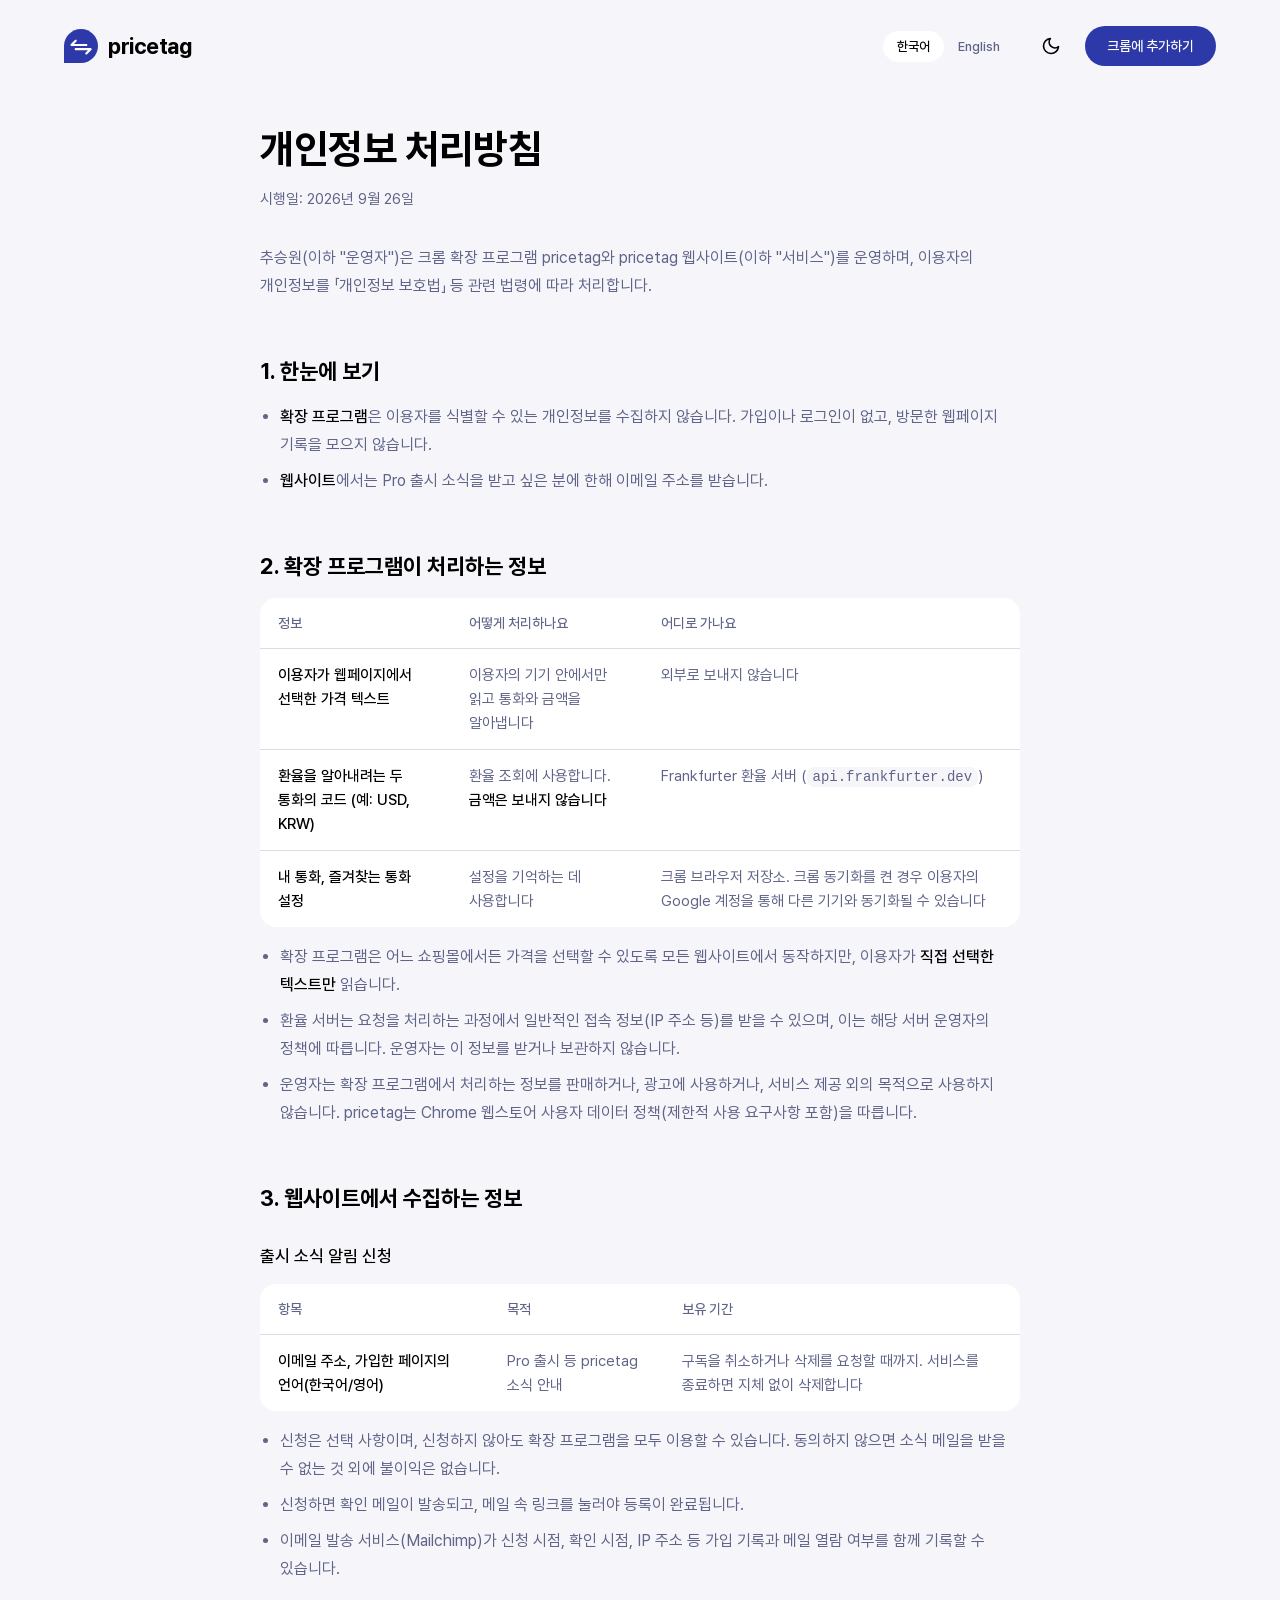
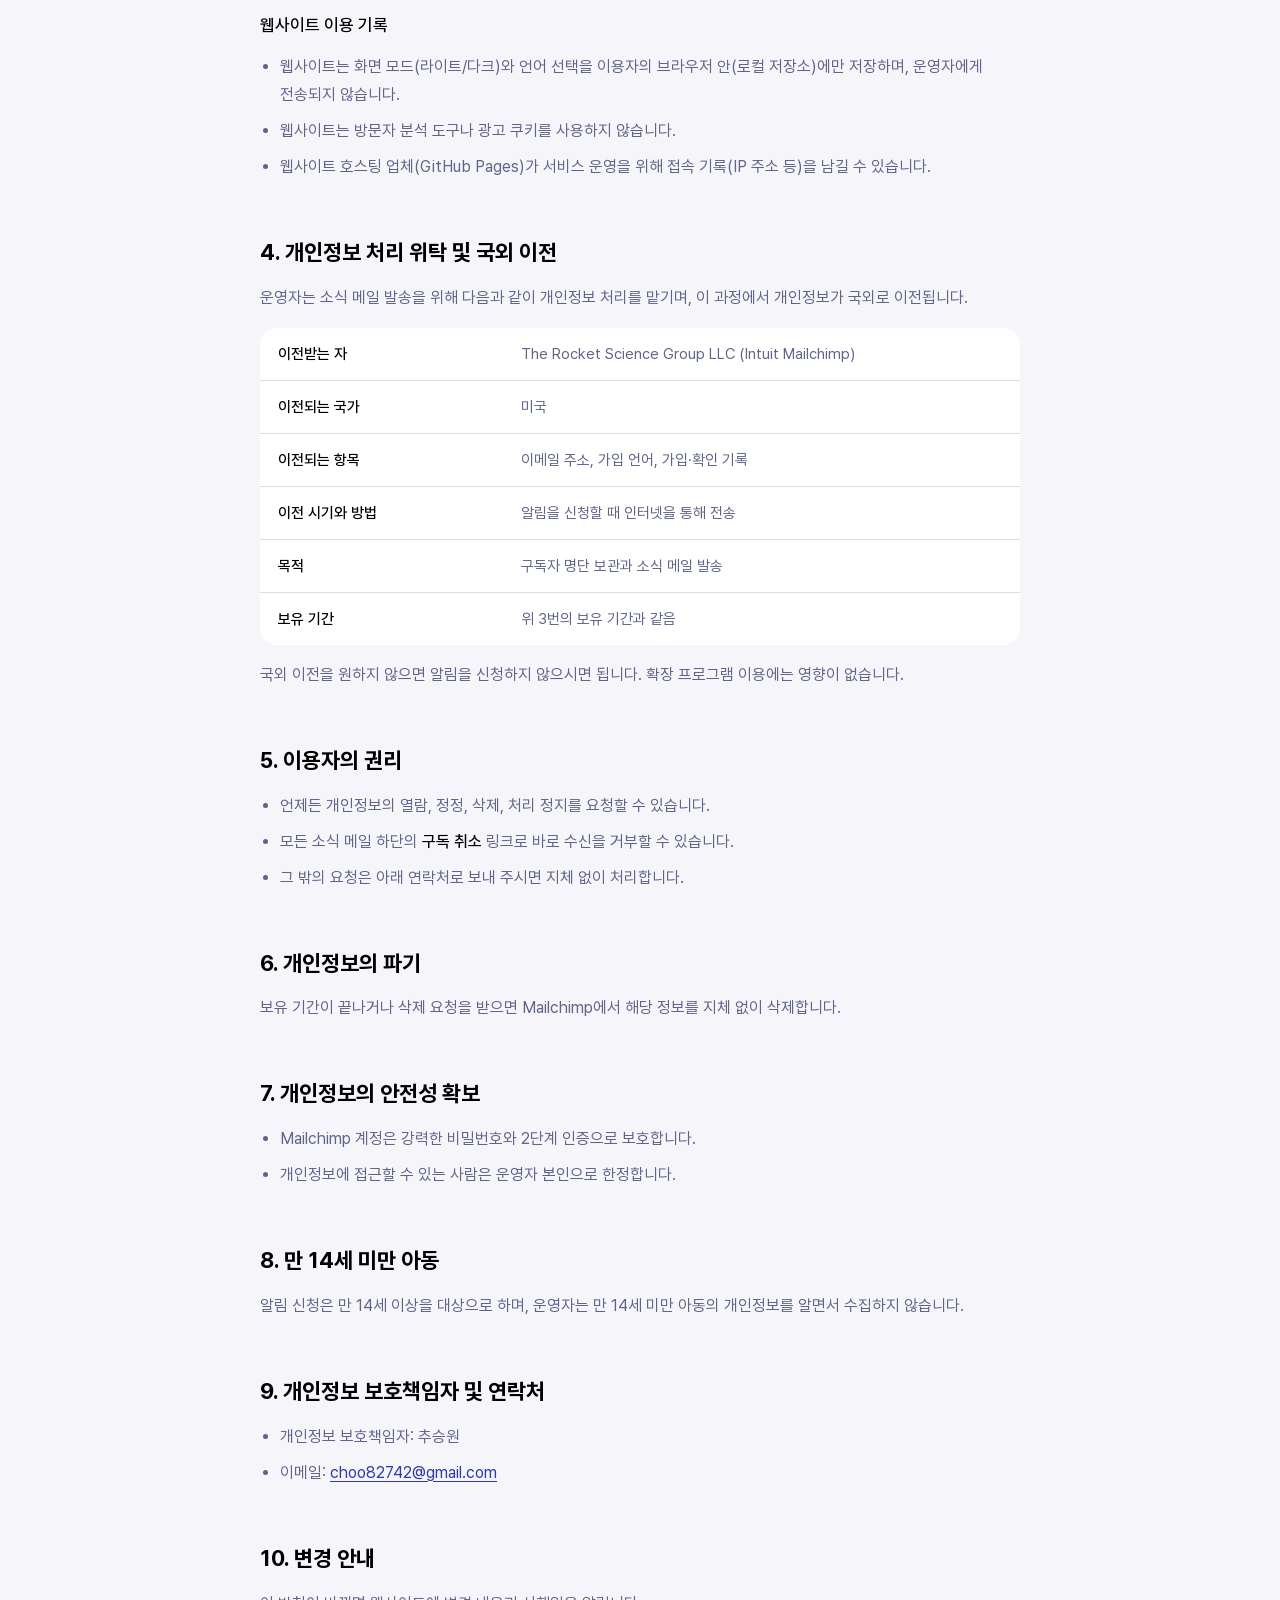
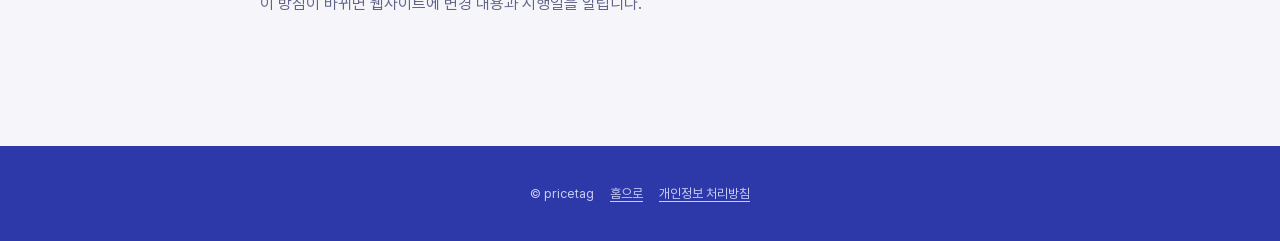
<file: privacy.html>
<!doctype html>
<html lang="ko">
<head>
<meta charset="utf-8">
<meta name="viewport" content="width=device-width, initial-scale=1">
<title>개인정보 처리방침 — pricetag</title>
<meta name="description" content="pricetag 크롬 확장 프로그램과 웹사이트가 어떤 정보를 어떻게 처리하는지 안내합니다.">
<meta name="theme-color" content="#2E39A9">
<link rel="canonical" href="https://choo827.github.io/Pricetag-site/privacy.html">
<link rel="alternate" hreflang="ko" href="https://choo827.github.io/Pricetag-site/privacy.html">
<link rel="alternate" hreflang="en" href="https://choo827.github.io/Pricetag-site/en/privacy.html">
<link rel="alternate" hreflang="x-default" href="https://choo827.github.io/Pricetag-site/privacy.html">
<meta property="og:type" content="website">
<meta property="og:site_name" content="pricetag">
<meta property="og:url" content="https://choo827.github.io/Pricetag-site/privacy.html">
<meta property="og:title" content="개인정보 처리방침 — pricetag">
<meta property="og:description" content="pricetag 크롬 확장 프로그램과 웹사이트가 어떤 정보를 어떻게 처리하는지 안내합니다.">
<meta property="og:locale" content="ko_KR">
<meta property="og:locale:alternate" content="en_US">
<meta property="og:image" content="https://choo827.github.io/Pricetag-site/assets/img/og-ko.png">
<meta property="og:image:width" content="1200">
<meta property="og:image:height" content="630">
<meta property="og:image:alt" content="가격 $459.99 아래에 ₩ 680,790으로 바뀐 말풍선이 뜬 pricetag 소개 이미지">
<meta name="twitter:card" content="summary_large_image">
<link rel="icon" href="assets/img/pricetag-mark.svg" type="image/svg+xml">
<link rel="preload" href="assets/fonts/Pretendard-Regular.woff2" as="font" type="font/woff2" crossorigin>
<link rel="stylesheet" href="assets/site.css">
<script>
  (function () {
    try {
      var t = localStorage.getItem("pt-theme");
      if (t === "light" || t === "dark") document.documentElement.setAttribute("data-theme", t);
      var l = localStorage.getItem("pt-lang");
      if (l && l !== "ko") location.replace("en/privacy.html");
    } catch (e) {}
  })();
</script>
</head>
<body>
<a class="visually-hidden" href="#main">본문으로 건너뛰기</a>

<header class="header">
  <a class="brand" href="./" aria-label="pricetag 홈">
    <img src="assets/img/pricetag-mark.svg" alt="" width="34" height="34">
    <span>pricetag</span>
  </a>
  <div class="header-tools">
    <nav class="lang" aria-label="Language">
      <a href="privacy.html" hreflang="ko" lang="ko" data-lang-link="ko" aria-current="true">한국어</a>
      <a href="en/privacy.html" hreflang="en" lang="en" data-lang-link="en" aria-current="false">English</a>
    </nav>
    <button class="icon-btn" id="theme-toggle" type="button" aria-label="">
      <svg class="moon" width="20" height="20" viewBox="0 0 24 24" fill="none" stroke="currentColor" stroke-width="2" stroke-linecap="round" stroke-linejoin="round" aria-hidden="true"><path d="M21 12.8A9 9 0 1 1 11.2 3a7 7 0 0 0 9.8 9.8z"/></svg>
      <svg class="sun" width="20" height="20" viewBox="0 0 24 24" fill="none" stroke="currentColor" stroke-width="2" stroke-linecap="round" stroke-linejoin="round" aria-hidden="true"><circle cx="12" cy="12" r="4"/><path d="M12 2v2M12 20v2M4.9 4.9l1.4 1.4M17.7 17.7l1.4 1.4M2 12h2M20 12h2M4.9 19.1l1.4-1.4M17.7 6.3l1.4-1.4"/></svg>
    </button>
    <a class="btn btn-primary btn-small" href="https://chromewebstore.google.com/detail/jcchpbkchdipihciiidmgcjedffbhbfb">크롬에 추가하기</a>
  </div>
</header>

<main id="main" class="section legal-section">
  <article class="legal">
    <h1>개인정보 처리방침</h1>
    <p class="legal-meta">시행일: 2026년 9월 26일</p>
    <p>추승원(이하 "운영자")은 크롬 확장 프로그램 pricetag와 pricetag 웹사이트(이하 "서비스")를 운영하며, 이용자의 개인정보를 「개인정보 보호법」 등 관련 법령에 따라 처리합니다.</p>

    <h2>1. 한눈에 보기</h2>
    <ul>
      <li><strong>확장 프로그램</strong>은 이용자를 식별할 수 있는 개인정보를 수집하지 않습니다. 가입이나 로그인이 없고, 방문한 웹페이지 기록을 모으지 않습니다.</li>
      <li><strong>웹사이트</strong>에서는 Pro 출시 소식을 받고 싶은 분에 한해 이메일 주소를 받습니다.</li>
    </ul>

    <h2>2. 확장 프로그램이 처리하는 정보</h2>
    <div class="table-wrap">
      <table>
        <thead><tr><th scope="col">정보</th><th scope="col">어떻게 처리하나요</th><th scope="col">어디로 가나요</th></tr></thead>
        <tbody>
          <tr><th scope="row">이용자가 웹페이지에서 선택한 가격 텍스트</th><td>이용자의 기기 안에서만 읽고 통화와 금액을 알아냅니다</td><td>외부로 보내지 않습니다</td></tr>
          <tr><th scope="row">환율을 알아내려는 두 통화의 코드 (예: USD, KRW)</th><td>환율 조회에 사용합니다. <strong>금액은 보내지 않습니다</strong></td><td>Frankfurter 환율 서버 (<code>api.frankfurter.dev</code>)</td></tr>
          <tr><th scope="row">내 통화, 즐겨찾는 통화 설정</th><td>설정을 기억하는 데 사용합니다</td><td>크롬 브라우저 저장소. 크롬 동기화를 켠 경우 이용자의 Google 계정을 통해 다른 기기와 동기화될 수 있습니다</td></tr>
        </tbody>
      </table>
    </div>
    <ul>
      <li>확장 프로그램은 어느 쇼핑몰에서든 가격을 선택할 수 있도록 모든 웹사이트에서 동작하지만, 이용자가 <strong>직접 선택한 텍스트만</strong> 읽습니다.</li>
      <li>환율 서버는 요청을 처리하는 과정에서 일반적인 접속 정보(IP 주소 등)를 받을 수 있으며, 이는 해당 서버 운영자의 정책에 따릅니다. 운영자는 이 정보를 받거나 보관하지 않습니다.</li>
      <li>운영자는 확장 프로그램에서 처리하는 정보를 판매하거나, 광고에 사용하거나, 서비스 제공 외의 목적으로 사용하지 않습니다. pricetag는 Chrome 웹스토어 사용자 데이터 정책(제한적 사용 요구사항 포함)을 따릅니다.</li>
    </ul>

    <h2>3. 웹사이트에서 수집하는 정보</h2>
    <h3>출시 소식 알림 신청</h3>
    <div class="table-wrap">
      <table>
        <thead><tr><th scope="col">항목</th><th scope="col">목적</th><th scope="col">보유 기간</th></tr></thead>
        <tbody>
          <tr><th scope="row">이메일 주소, 가입한 페이지의 언어(한국어/영어)</th><td>Pro 출시 등 pricetag 소식 안내</td><td>구독을 취소하거나 삭제를 요청할 때까지. 서비스를 종료하면 지체 없이 삭제합니다</td></tr>
        </tbody>
      </table>
    </div>
    <ul>
      <li>신청은 선택 사항이며, 신청하지 않아도 확장 프로그램을 모두 이용할 수 있습니다. 동의하지 않으면 소식 메일을 받을 수 없는 것 외에 불이익은 없습니다.</li>
      <li>신청하면 확인 메일이 발송되고, 메일 속 링크를 눌러야 등록이 완료됩니다.</li>
      <li>이메일 발송 서비스(Mailchimp)가 신청 시점, 확인 시점, IP 주소 등 가입 기록과 메일 열람 여부를 함께 기록할 수 있습니다.</li>
    </ul>
    <h3>웹사이트 이용 기록</h3>
    <ul>
      <li>웹사이트는 화면 모드(라이트/다크)와 언어 선택을 이용자의 브라우저 안(로컬 저장소)에만 저장하며, 운영자에게 전송되지 않습니다.</li>
      <li>웹사이트는 방문자 분석 도구나 광고 쿠키를 사용하지 않습니다.</li>
      <li>웹사이트 호스팅 업체(GitHub Pages)가 서비스 운영을 위해 접속 기록(IP 주소 등)을 남길 수 있습니다.</li>
    </ul>

    <h2>4. 개인정보 처리 위탁 및 국외 이전</h2>
    <p>운영자는 소식 메일 발송을 위해 다음과 같이 개인정보 처리를 맡기며, 이 과정에서 개인정보가 국외로 이전됩니다.</p>
    <div class="table-wrap">
      <table>
        <tbody>
          <tr><th scope="row">이전받는 자</th><td>The Rocket Science Group LLC (Intuit Mailchimp)</td></tr>
          <tr><th scope="row">이전되는 국가</th><td>미국</td></tr>
          <tr><th scope="row">이전되는 항목</th><td>이메일 주소, 가입 언어, 가입·확인 기록</td></tr>
          <tr><th scope="row">이전 시기와 방법</th><td>알림을 신청할 때 인터넷을 통해 전송</td></tr>
          <tr><th scope="row">목적</th><td>구독자 명단 보관과 소식 메일 발송</td></tr>
          <tr><th scope="row">보유 기간</th><td>위 3번의 보유 기간과 같음</td></tr>
        </tbody>
      </table>
    </div>
    <p>국외 이전을 원하지 않으면 알림을 신청하지 않으시면 됩니다. 확장 프로그램 이용에는 영향이 없습니다.</p>

    <h2>5. 이용자의 권리</h2>
    <ul>
      <li>언제든 개인정보의 열람, 정정, 삭제, 처리 정지를 요청할 수 있습니다.</li>
      <li>모든 소식 메일 하단의 <strong>구독 취소</strong> 링크로 바로 수신을 거부할 수 있습니다.</li>
      <li>그 밖의 요청은 아래 연락처로 보내 주시면 지체 없이 처리합니다.</li>
    </ul>

    <h2>6. 개인정보의 파기</h2>
    <p>보유 기간이 끝나거나 삭제 요청을 받으면 Mailchimp에서 해당 정보를 지체 없이 삭제합니다.</p>

    <h2>7. 개인정보의 안전성 확보</h2>
    <ul>
      <li>Mailchimp 계정은 강력한 비밀번호와 2단계 인증으로 보호합니다.</li>
      <li>개인정보에 접근할 수 있는 사람은 운영자 본인으로 한정합니다.</li>
    </ul>

    <h2>8. 만 14세 미만 아동</h2>
    <p>알림 신청은 만 14세 이상을 대상으로 하며, 운영자는 만 14세 미만 아동의 개인정보를 알면서 수집하지 않습니다.</p>

    <h2>9. 개인정보 보호책임자 및 연락처</h2>
    <ul>
      <li>개인정보 보호책임자: 추승원</li>
      <li>이메일: <a href="mailto:choo82742@gmail.com">choo82742@gmail.com</a></li>
    </ul>

    <h2>10. 변경 안내</h2>
    <p>이 방침이 바뀌면 웹사이트에 변경 내용과 시행일을 알립니다.</p>
  </article>
</main>

<footer class="footer footer-slim">
  <div class="footer-in">
    <small><span>© pricetag</span><a href="./">홈으로</a><a href="privacy.html" aria-current="page">개인정보 처리방침</a></small>
  </div>
</footer>

<script src="assets/site.js" defer></script>
</body>
</html>
</file>
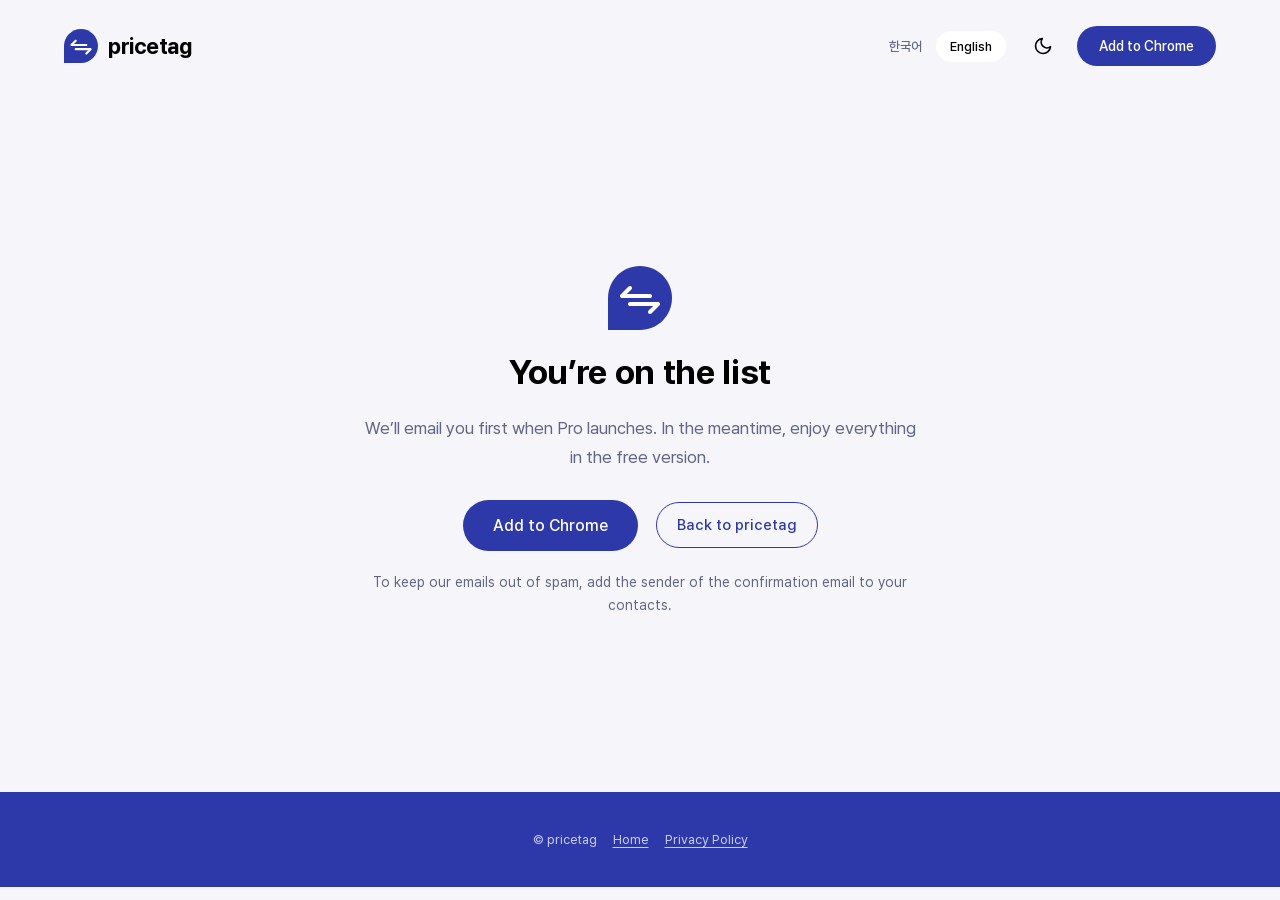
<file: subscribed.html>
<!doctype html>
<html lang="ko">
<head>
<meta charset="utf-8">
<meta name="viewport" content="width=device-width, initial-scale=1">
<title>등록이 끝났어요 — pricetag</title>
<meta name="description" content="Pro가 출시되면 이 이메일로 가장 먼저 알려 드릴게요. 그동안 무료 기능을 마음껏 써 보세요.">
<meta name="robots" content="noindex">
<meta name="theme-color" content="#2E39A9">
<link rel="canonical" href="https://choo827.github.io/Pricetag-site/subscribed.html">
<link rel="alternate" hreflang="ko" href="https://choo827.github.io/Pricetag-site/subscribed.html">
<link rel="alternate" hreflang="en" href="https://choo827.github.io/Pricetag-site/en/subscribed.html">
<link rel="alternate" hreflang="x-default" href="https://choo827.github.io/Pricetag-site/subscribed.html">
<meta property="og:type" content="website">
<meta property="og:site_name" content="pricetag">
<meta property="og:url" content="https://choo827.github.io/Pricetag-site/subscribed.html">
<meta property="og:title" content="등록이 끝났어요 — pricetag">
<meta property="og:description" content="Pro가 출시되면 이 이메일로 가장 먼저 알려 드릴게요. 그동안 무료 기능을 마음껏 써 보세요.">
<meta property="og:locale" content="ko_KR">
<meta property="og:locale:alternate" content="en_US">
<meta property="og:image" content="https://choo827.github.io/Pricetag-site/assets/img/og-ko.png">
<meta property="og:image:width" content="1200">
<meta property="og:image:height" content="630">
<meta property="og:image:alt" content="가격 $459.99 아래에 ₩ 680,790으로 바뀐 말풍선이 뜬 pricetag 소개 이미지">
<meta name="twitter:card" content="summary_large_image">
<link rel="icon" href="assets/img/pricetag-mark.svg" type="image/svg+xml">
<link rel="preload" href="assets/fonts/Pretendard-Regular.woff2" as="font" type="font/woff2" crossorigin>
<link rel="stylesheet" href="assets/site.css">
<script>
  (function () {
    try {
      var t = localStorage.getItem("pt-theme");
      if (t === "light" || t === "dark") document.documentElement.setAttribute("data-theme", t);
      var l = localStorage.getItem("pt-lang");
      if (l && l !== "ko") location.replace("en/subscribed.html");
      if (!l && !/^ko/i.test(navigator.language || "")) location.replace("en/subscribed.html");
    } catch (e) {}
  })();
</script>
</head>
<body>
<a class="visually-hidden" href="#main">본문으로 건너뛰기</a>

<header class="header">
  <a class="brand" href="./" aria-label="pricetag 홈">
    <img src="assets/img/pricetag-mark.svg" alt="" width="34" height="34">
    <span>pricetag</span>
  </a>
  <div class="header-tools">
    <nav class="lang" aria-label="Language">
      <a href="subscribed.html" hreflang="ko" lang="ko" data-lang-link="ko" aria-current="true">한국어</a>
      <a href="en/subscribed.html" hreflang="en" lang="en" data-lang-link="en" aria-current="false">English</a>
    </nav>
    <button class="icon-btn" id="theme-toggle" type="button" aria-label="">
      <svg class="moon" width="20" height="20" viewBox="0 0 24 24" fill="none" stroke="currentColor" stroke-width="2" stroke-linecap="round" stroke-linejoin="round" aria-hidden="true"><path d="M21 12.8A9 9 0 1 1 11.2 3a7 7 0 0 0 9.8 9.8z"/></svg>
      <svg class="sun" width="20" height="20" viewBox="0 0 24 24" fill="none" stroke="currentColor" stroke-width="2" stroke-linecap="round" stroke-linejoin="round" aria-hidden="true"><circle cx="12" cy="12" r="4"/><path d="M12 2v2M12 20v2M4.9 4.9l1.4 1.4M17.7 17.7l1.4 1.4M2 12h2M20 12h2M4.9 19.1l1.4-1.4M17.7 6.3l1.4-1.4"/></svg>
    </button>
    <a class="btn btn-primary btn-small" href="https://chromewebstore.google.com/detail/jcchpbkchdipihciiidmgcjedffbhbfb">크롬에 추가하기</a>
  </div>
</header>

<main id="main" class="section done">
  <div class="done-in">
    <img src="assets/img/pricetag-mark.svg" alt="" width="64" height="64">
    <h1 class="h2">등록이 끝났어요</h1>
    <p class="lead">Pro가 출시되면 이 이메일로 가장 먼저 알려 드릴게요. 그동안 무료 기능을 마음껏 써 보세요.</p>
    <div class="cta-row">
      <a class="btn btn-primary" href="https://chromewebstore.google.com/detail/jcchpbkchdipihciiidmgcjedffbhbfb">크롬에 추가하기</a>
      <a class="btn btn-outline" href="./">pricetag 홈으로</a>
    </div>
    <p class="note">소식 메일이 스팸함으로 가지 않게, 받은 확인 메일의 보낸 사람을 연락처에 추가해 두시면 좋아요.</p>
  </div>
</main>

<footer class="footer footer-slim">
  <div class="footer-in">
    <small><span>© pricetag</span><a href="./">홈으로</a><a href="privacy.html">개인정보 처리방침</a></small>
  </div>
</footer>

<script src="assets/site.js" defer></script>
</body>
</html>
</file>
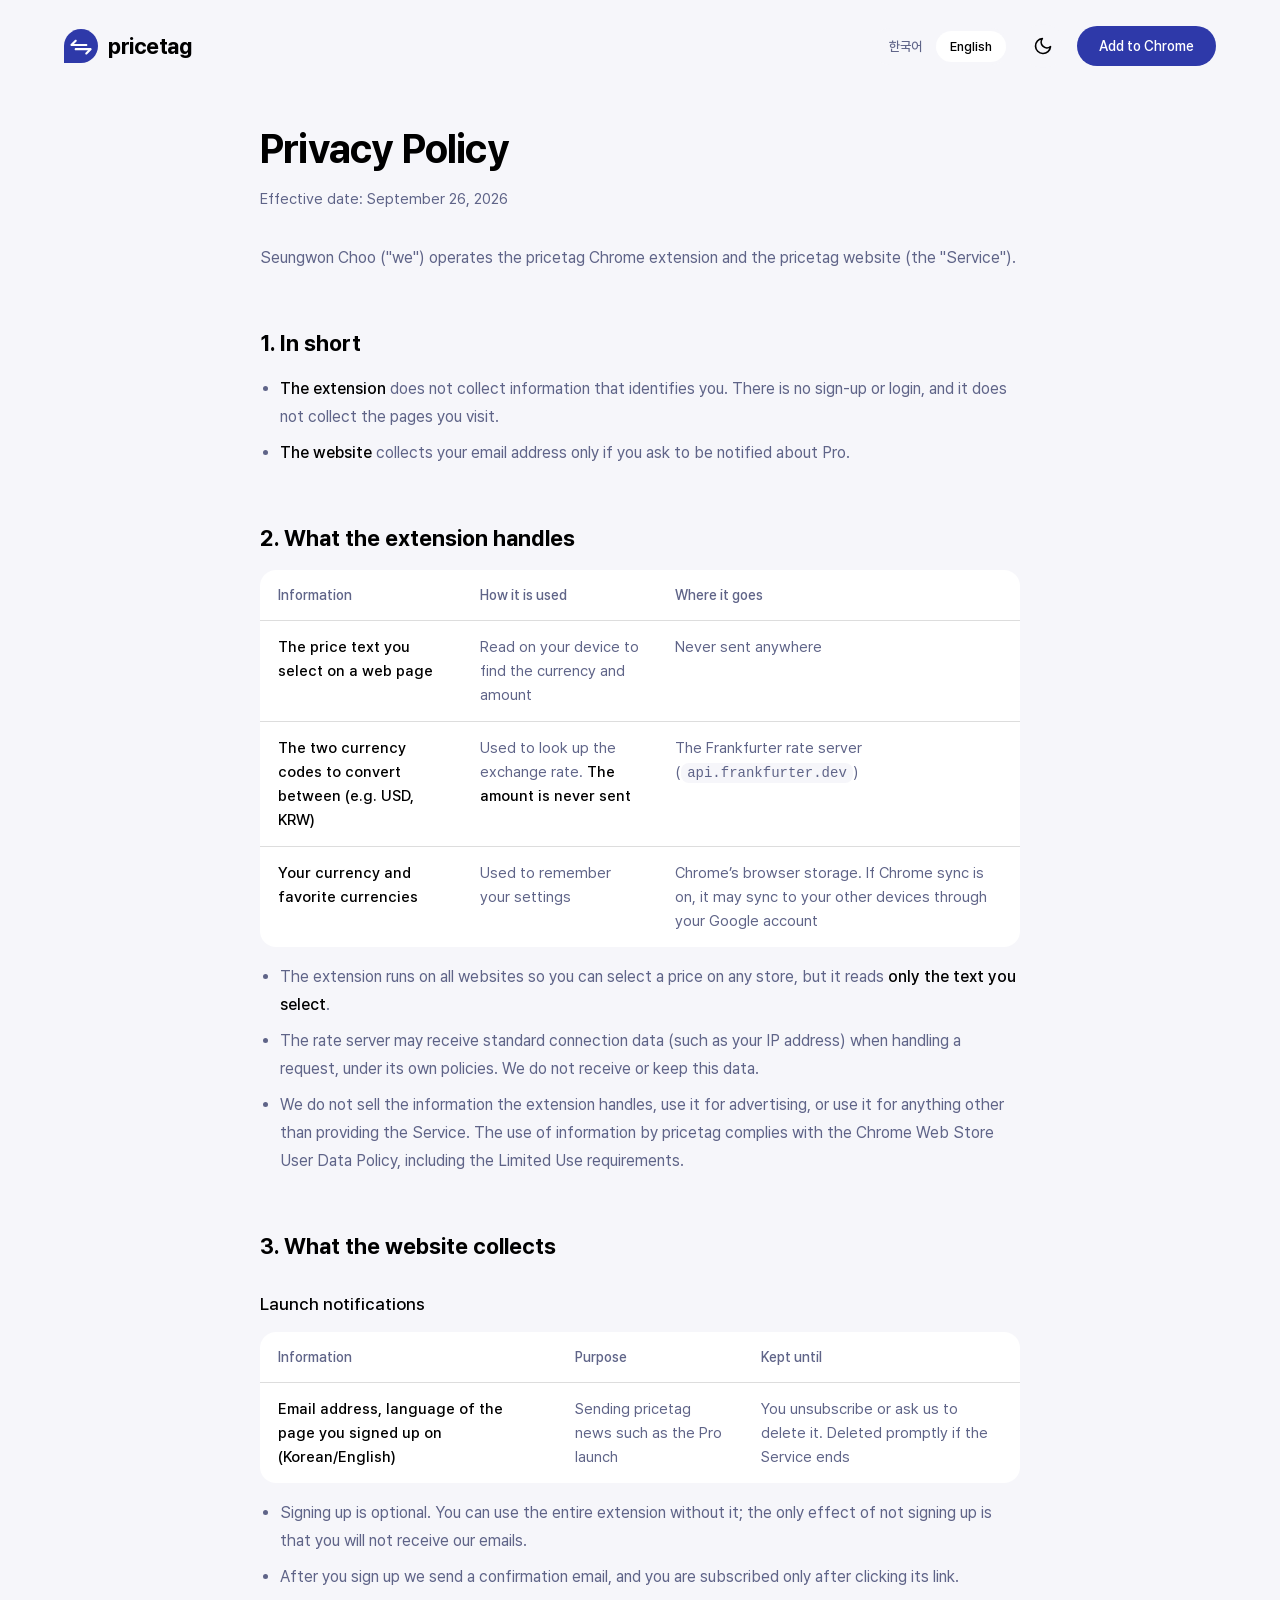
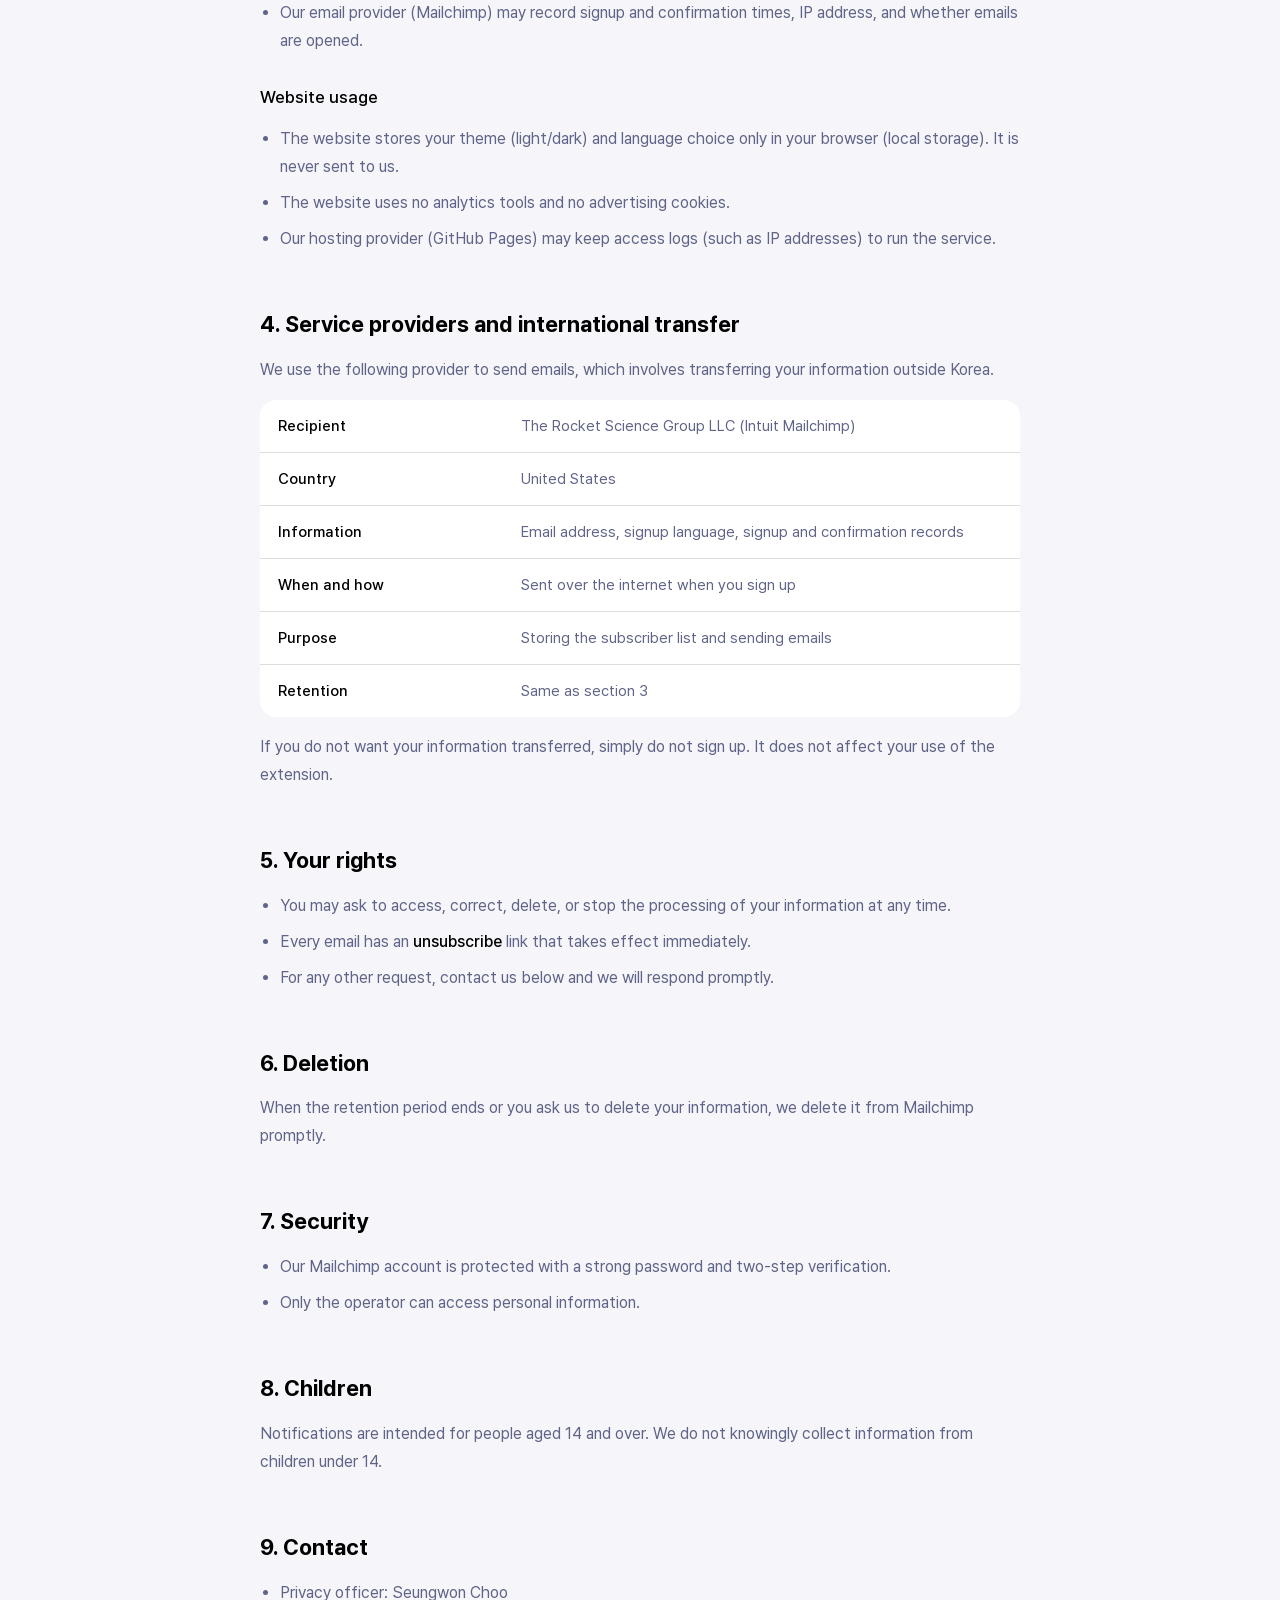
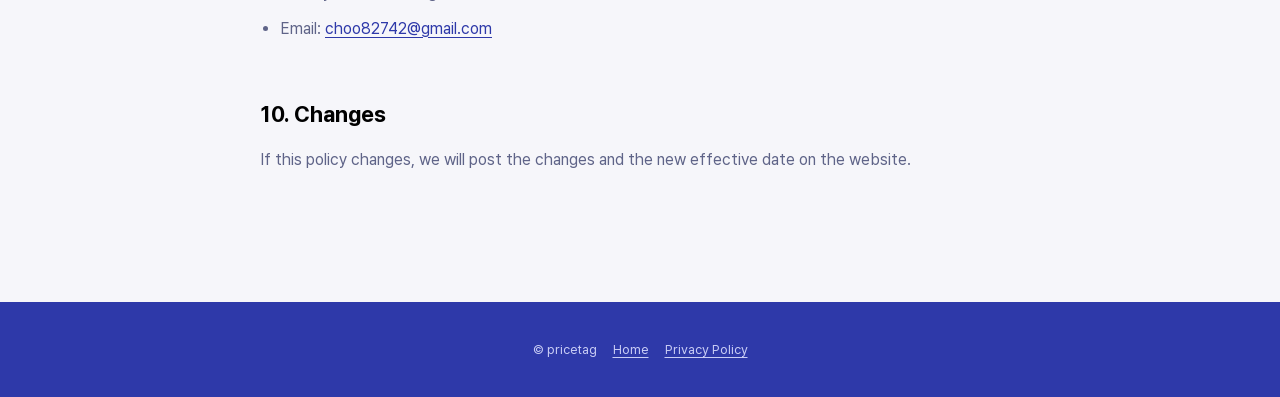
<file: en/privacy.html>
<!doctype html>
<html lang="en">
<head>
<meta charset="utf-8">
<meta name="viewport" content="width=device-width, initial-scale=1">
<title>Privacy Policy — pricetag</title>
<meta name="description" content="How the pricetag Chrome extension and website handle your information.">
<meta name="theme-color" content="#2E39A9">
<link rel="canonical" href="https://choo827.github.io/Pricetag-site/en/privacy.html">
<link rel="alternate" hreflang="ko" href="https://choo827.github.io/Pricetag-site/privacy.html">
<link rel="alternate" hreflang="en" href="https://choo827.github.io/Pricetag-site/en/privacy.html">
<link rel="alternate" hreflang="x-default" href="https://choo827.github.io/Pricetag-site/privacy.html">
<meta property="og:type" content="website">
<meta property="og:site_name" content="pricetag">
<meta property="og:url" content="https://choo827.github.io/Pricetag-site/en/privacy.html">
<meta property="og:title" content="Privacy Policy — pricetag">
<meta property="og:description" content="How the pricetag Chrome extension and website handle your information.">
<meta property="og:locale" content="en_US">
<meta property="og:locale:alternate" content="ko_KR">
<meta property="og:image" content="https://choo827.github.io/Pricetag-site/assets/img/og-en.png">
<meta property="og:image:width" content="1200">
<meta property="og:image:height" content="630">
<meta property="og:image:alt" content="pricetag preview: the price ¥16,500 with a bubble below it showing $ 106.45">
<meta name="twitter:card" content="summary_large_image">
<link rel="icon" href="../assets/img/pricetag-mark.svg" type="image/svg+xml">
<link rel="preload" href="../assets/fonts/Pretendard-Regular.woff2" as="font" type="font/woff2" crossorigin>
<link rel="stylesheet" href="../assets/site.css">
<script>
  (function () {
    try {
      var t = localStorage.getItem("pt-theme");
      if (t === "light" || t === "dark") document.documentElement.setAttribute("data-theme", t);
      var l = localStorage.getItem("pt-lang");
      if (l && l !== "en") location.replace("../privacy.html");
    } catch (e) {}
  })();
</script>
</head>
<body>
<a class="visually-hidden" href="#main">Skip to content</a>

<header class="header">
  <a class="brand" href="./" aria-label="pricetag home">
    <img src="../assets/img/pricetag-mark.svg" alt="" width="34" height="34">
    <span>pricetag</span>
  </a>
  <div class="header-tools">
    <nav class="lang" aria-label="Language">
      <a href="../privacy.html" hreflang="ko" lang="ko" data-lang-link="ko" aria-current="false">한국어</a>
      <a href="privacy.html" hreflang="en" lang="en" data-lang-link="en" aria-current="true">English</a>
    </nav>
    <button class="icon-btn" id="theme-toggle" type="button" aria-label="">
      <svg class="moon" width="20" height="20" viewBox="0 0 24 24" fill="none" stroke="currentColor" stroke-width="2" stroke-linecap="round" stroke-linejoin="round" aria-hidden="true"><path d="M21 12.8A9 9 0 1 1 11.2 3a7 7 0 0 0 9.8 9.8z"/></svg>
      <svg class="sun" width="20" height="20" viewBox="0 0 24 24" fill="none" stroke="currentColor" stroke-width="2" stroke-linecap="round" stroke-linejoin="round" aria-hidden="true"><circle cx="12" cy="12" r="4"/><path d="M12 2v2M12 20v2M4.9 4.9l1.4 1.4M17.7 17.7l1.4 1.4M2 12h2M20 12h2M4.9 19.1l1.4-1.4M17.7 6.3l1.4-1.4"/></svg>
    </button>
    <a class="btn btn-primary btn-small" href="https://chromewebstore.google.com/detail/jcchpbkchdipihciiidmgcjedffbhbfb">Add to Chrome</a>
  </div>
</header>

<main id="main" class="section legal-section">
  <article class="legal">
    <h1>Privacy Policy</h1>
    <p class="legal-meta">Effective date: September 26, 2026</p>
    <p>Seungwon Choo ("we") operates the pricetag Chrome extension and the pricetag website (the "Service").</p>

    <h2>1. In short</h2>
    <ul>
      <li><strong>The extension</strong> does not collect information that identifies you. There is no sign-up or login, and it does not collect the pages you visit.</li>
      <li><strong>The website</strong> collects your email address only if you ask to be notified about Pro.</li>
    </ul>

    <h2>2. What the extension handles</h2>
    <div class="table-wrap">
      <table>
        <thead><tr><th scope="col">Information</th><th scope="col">How it is used</th><th scope="col">Where it goes</th></tr></thead>
        <tbody>
          <tr><th scope="row">The price text you select on a web page</th><td>Read on your device to find the currency and amount</td><td>Never sent anywhere</td></tr>
          <tr><th scope="row">The two currency codes to convert between (e.g. USD, KRW)</th><td>Used to look up the exchange rate. <strong>The amount is never sent</strong></td><td>The Frankfurter rate server (<code>api.frankfurter.dev</code>)</td></tr>
          <tr><th scope="row">Your currency and favorite currencies</th><td>Used to remember your settings</td><td>Chrome’s browser storage. If Chrome sync is on, it may sync to your other devices through your Google account</td></tr>
        </tbody>
      </table>
    </div>
    <ul>
      <li>The extension runs on all websites so you can select a price on any store, but it reads <strong>only the text you select</strong>.</li>
      <li>The rate server may receive standard connection data (such as your IP address) when handling a request, under its own policies. We do not receive or keep this data.</li>
      <li>We do not sell the information the extension handles, use it for advertising, or use it for anything other than providing the Service. The use of information by pricetag complies with the Chrome Web Store User Data Policy, including the Limited Use requirements.</li>
    </ul>

    <h2>3. What the website collects</h2>
    <h3>Launch notifications</h3>
    <div class="table-wrap">
      <table>
        <thead><tr><th scope="col">Information</th><th scope="col">Purpose</th><th scope="col">Kept until</th></tr></thead>
        <tbody>
          <tr><th scope="row">Email address, language of the page you signed up on (Korean/English)</th><td>Sending pricetag news such as the Pro launch</td><td>You unsubscribe or ask us to delete it. Deleted promptly if the Service ends</td></tr>
        </tbody>
      </table>
    </div>
    <ul>
      <li>Signing up is optional. You can use the entire extension without it; the only effect of not signing up is that you will not receive our emails.</li>
      <li>After you sign up we send a confirmation email, and you are subscribed only after clicking its link.</li>
      <li>Our email provider (Mailchimp) may record signup and confirmation times, IP address, and whether emails are opened.</li>
    </ul>
    <h3>Website usage</h3>
    <ul>
      <li>The website stores your theme (light/dark) and language choice only in your browser (local storage). It is never sent to us.</li>
      <li>The website uses no analytics tools and no advertising cookies.</li>
      <li>Our hosting provider (GitHub Pages) may keep access logs (such as IP addresses) to run the service.</li>
    </ul>

    <h2>4. Service providers and international transfer</h2>
    <p>We use the following provider to send emails, which involves transferring your information outside Korea.</p>
    <div class="table-wrap">
      <table>
        <tbody>
          <tr><th scope="row">Recipient</th><td>The Rocket Science Group LLC (Intuit Mailchimp)</td></tr>
          <tr><th scope="row">Country</th><td>United States</td></tr>
          <tr><th scope="row">Information</th><td>Email address, signup language, signup and confirmation records</td></tr>
          <tr><th scope="row">When and how</th><td>Sent over the internet when you sign up</td></tr>
          <tr><th scope="row">Purpose</th><td>Storing the subscriber list and sending emails</td></tr>
          <tr><th scope="row">Retention</th><td>Same as section 3</td></tr>
        </tbody>
      </table>
    </div>
    <p>If you do not want your information transferred, simply do not sign up. It does not affect your use of the extension.</p>

    <h2>5. Your rights</h2>
    <ul>
      <li>You may ask to access, correct, delete, or stop the processing of your information at any time.</li>
      <li>Every email has an <strong>unsubscribe</strong> link that takes effect immediately.</li>
      <li>For any other request, contact us below and we will respond promptly.</li>
    </ul>

    <h2>6. Deletion</h2>
    <p>When the retention period ends or you ask us to delete your information, we delete it from Mailchimp promptly.</p>

    <h2>7. Security</h2>
    <ul>
      <li>Our Mailchimp account is protected with a strong password and two-step verification.</li>
      <li>Only the operator can access personal information.</li>
    </ul>

    <h2>8. Children</h2>
    <p>Notifications are intended for people aged 14 and over. We do not knowingly collect information from children under 14.</p>

    <h2>9. Contact</h2>
    <ul>
      <li>Privacy officer: Seungwon Choo</li>
      <li>Email: <a href="mailto:choo82742@gmail.com">choo82742@gmail.com</a></li>
    </ul>

    <h2>10. Changes</h2>
    <p>If this policy changes, we will post the changes and the new effective date on the website.</p>
  </article>
</main>

<footer class="footer footer-slim">
  <div class="footer-in">
    <small><span>© pricetag</span><a href="./">Home</a><a href="privacy.html" aria-current="page">Privacy Policy</a></small>
  </div>
</footer>

<script src="../assets/site.js" defer></script>
</body>
</html>
</file>
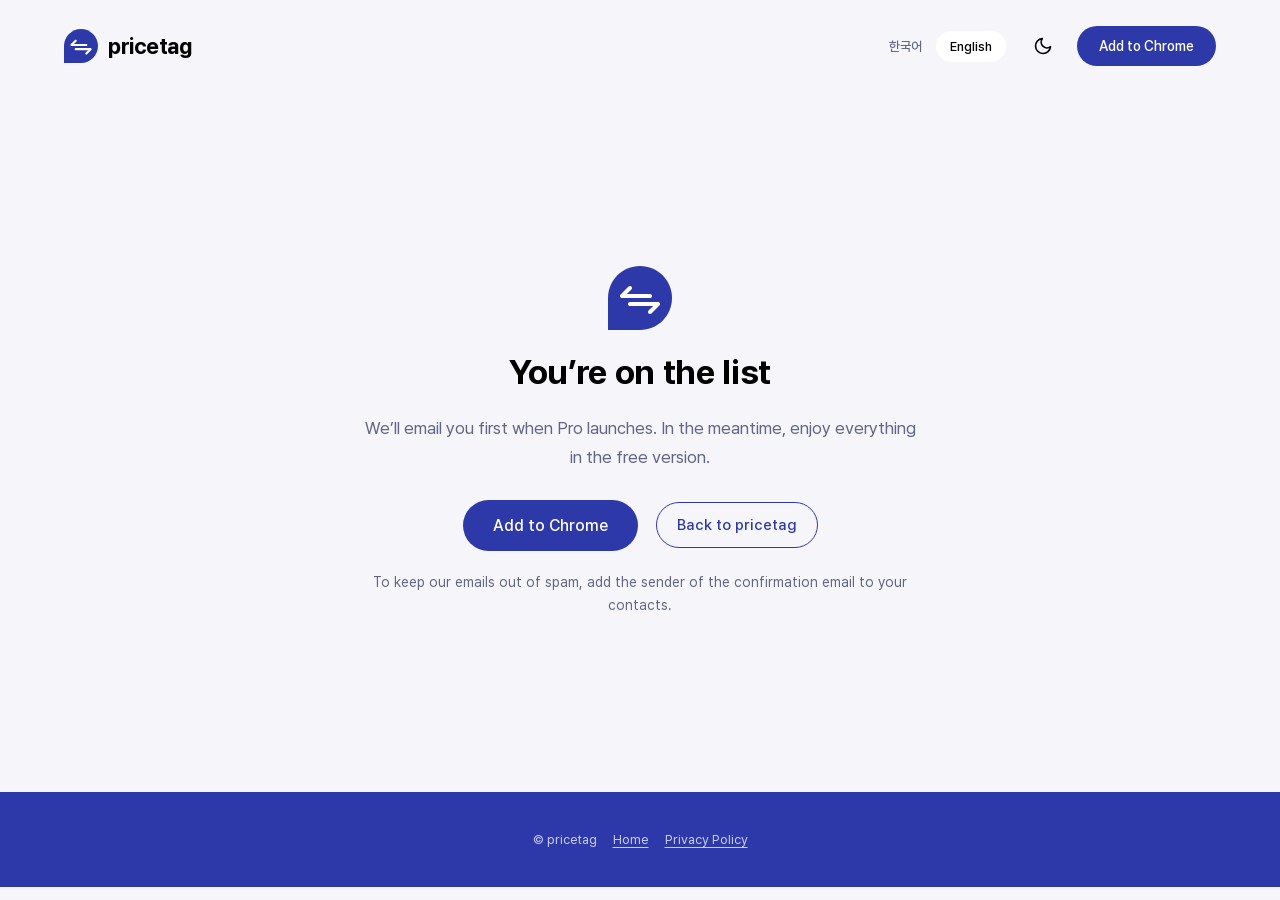
<file: en/subscribed.html>
<!doctype html>
<html lang="en">
<head>
<meta charset="utf-8">
<meta name="viewport" content="width=device-width, initial-scale=1">
<title>You’re on the list — pricetag</title>
<meta name="description" content="We’ll email you first when Pro launches. In the meantime, enjoy everything in the free version.">
<meta name="robots" content="noindex">
<meta name="theme-color" content="#2E39A9">
<link rel="canonical" href="https://choo827.github.io/Pricetag-site/en/subscribed.html">
<link rel="alternate" hreflang="ko" href="https://choo827.github.io/Pricetag-site/subscribed.html">
<link rel="alternate" hreflang="en" href="https://choo827.github.io/Pricetag-site/en/subscribed.html">
<link rel="alternate" hreflang="x-default" href="https://choo827.github.io/Pricetag-site/subscribed.html">
<meta property="og:type" content="website">
<meta property="og:site_name" content="pricetag">
<meta property="og:url" content="https://choo827.github.io/Pricetag-site/en/subscribed.html">
<meta property="og:title" content="You’re on the list — pricetag">
<meta property="og:description" content="We’ll email you first when Pro launches. In the meantime, enjoy everything in the free version.">
<meta property="og:locale" content="en_US">
<meta property="og:locale:alternate" content="ko_KR">
<meta property="og:image" content="https://choo827.github.io/Pricetag-site/assets/img/og-en.png">
<meta property="og:image:width" content="1200">
<meta property="og:image:height" content="630">
<meta property="og:image:alt" content="pricetag preview: the price ¥16,500 with a bubble below it showing $ 106.45">
<meta name="twitter:card" content="summary_large_image">
<link rel="icon" href="../assets/img/pricetag-mark.svg" type="image/svg+xml">
<link rel="preload" href="../assets/fonts/Pretendard-Regular.woff2" as="font" type="font/woff2" crossorigin>
<link rel="stylesheet" href="../assets/site.css">
<script>
  (function () {
    try {
      var t = localStorage.getItem("pt-theme");
      if (t === "light" || t === "dark") document.documentElement.setAttribute("data-theme", t);
      var l = localStorage.getItem("pt-lang");
      if (l && l !== "en") location.replace("../subscribed.html");
    } catch (e) {}
  })();
</script>
</head>
<body>
<a class="visually-hidden" href="#main">Skip to content</a>

<header class="header">
  <a class="brand" href="./" aria-label="pricetag home">
    <img src="../assets/img/pricetag-mark.svg" alt="" width="34" height="34">
    <span>pricetag</span>
  </a>
  <div class="header-tools">
    <nav class="lang" aria-label="Language">
      <a href="../subscribed.html" hreflang="ko" lang="ko" data-lang-link="ko" aria-current="false">한국어</a>
      <a href="subscribed.html" hreflang="en" lang="en" data-lang-link="en" aria-current="true">English</a>
    </nav>
    <button class="icon-btn" id="theme-toggle" type="button" aria-label="">
      <svg class="moon" width="20" height="20" viewBox="0 0 24 24" fill="none" stroke="currentColor" stroke-width="2" stroke-linecap="round" stroke-linejoin="round" aria-hidden="true"><path d="M21 12.8A9 9 0 1 1 11.2 3a7 7 0 0 0 9.8 9.8z"/></svg>
      <svg class="sun" width="20" height="20" viewBox="0 0 24 24" fill="none" stroke="currentColor" stroke-width="2" stroke-linecap="round" stroke-linejoin="round" aria-hidden="true"><circle cx="12" cy="12" r="4"/><path d="M12 2v2M12 20v2M4.9 4.9l1.4 1.4M17.7 17.7l1.4 1.4M2 12h2M20 12h2M4.9 19.1l1.4-1.4M17.7 6.3l1.4-1.4"/></svg>
    </button>
    <a class="btn btn-primary btn-small" href="https://chromewebstore.google.com/detail/jcchpbkchdipihciiidmgcjedffbhbfb">Add to Chrome</a>
  </div>
</header>

<main id="main" class="section done">
  <div class="done-in">
    <img src="../assets/img/pricetag-mark.svg" alt="" width="64" height="64">
    <h1 class="h2">You’re on the list</h1>
    <p class="lead">We’ll email you first when Pro launches. In the meantime, enjoy everything in the free version.</p>
    <div class="cta-row">
      <a class="btn btn-primary" href="https://chromewebstore.google.com/detail/jcchpbkchdipihciiidmgcjedffbhbfb">Add to Chrome</a>
      <a class="btn btn-outline" href="./">Back to pricetag</a>
    </div>
    <p class="note">To keep our emails out of spam, add the sender of the confirmation email to your contacts.</p>
  </div>
</main>

<footer class="footer footer-slim">
  <div class="footer-in">
    <small><span>© pricetag</span><a href="./">Home</a><a href="privacy.html">Privacy Policy</a></small>
  </div>
</footer>

<script src="../assets/site.js" defer></script>
</body>
</html>
</file>
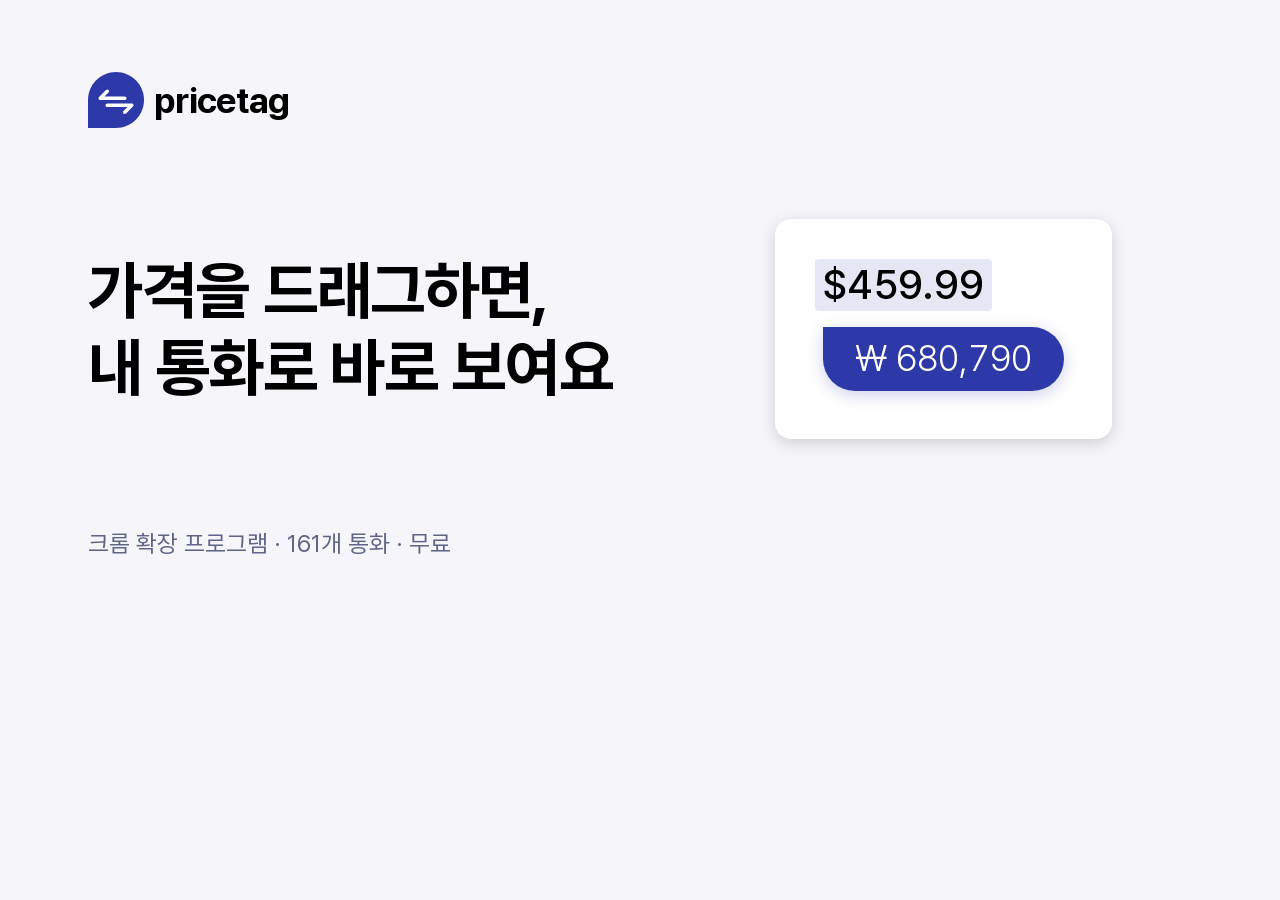
<file: src/og.html>
<!doctype html>
<!-- Source of assets/img/og-ko.png and og-en.png (link preview images, 1200x630).
     Open src/og.html#ko or src/og.html#en in a browser at 1200x630 and screenshot the .og element. -->
<html lang="ko">
<head>
<meta charset="utf-8">
<link rel="stylesheet" href="../assets/site.css">
<style>
  html, body { margin: 0; background: var(--bg); }
  .og { width: 1200px; height: 630px; box-sizing: border-box; padding: 72px 88px; display: flex; flex-direction: column; justify-content: space-between; background: #F6F6FA; color: #000000; }
  .og .brand img { width: 56px; height: 56px; }
  .og .brand span { font-size: 36px; }
  .og-row { display: flex; align-items: center; justify-content: space-between; gap: 48px; }
  .og h1 { margin: 0; font-weight: 700; font-size: 64px; line-height: 1.2; letter-spacing: -0.02em; }
  .og-demo { flex: 0 0 auto; display: flex; flex-direction: column; align-items: flex-start; gap: 16px; padding: 40px 48px 48px; background: #FFFFFF; border-radius: 16px; box-shadow: 0 4px 16px #00000029; }
  .og-price { font-weight: 500; font-size: 40px; padding: 2px 8px; margin-left: -8px; border-radius: 4px; background: rgba(46, 57, 169, .12); }
  .og-bubble { height: 64px; padding: 0 32px; display: inline-flex; align-items: center; border-radius: 0 32px 32px 32px; background: #2E39A9; color: #FFFFFF; box-shadow: 0 4px 16px #2E39A93D; font-weight: 300; font-size: 36px; }
  .og-foot { font-size: 24px; color: #5F6488; }
</style>
</head>
<body>
<div class="og">
  <div class="brand"><img src="../assets/img/pricetag-mark.svg" alt=""><span>pricetag</span></div>
  <div class="og-row">
    <h1 id="h1"></h1>
    <div class="og-demo">
      <span class="og-price num" id="from"></span>
      <span class="og-bubble num" id="to"></span>
    </div>
  </div>
  <div class="og-foot" id="foot"></div>
</div>
<script>
  var T = {
    ko: { h1: "가격을 드래그하면,<br>내 통화로 바로 보여요", from: "$459.99", to: "₩ 680,790", foot: "크롬 확장 프로그램 · 161개 통화 · 무료" },
    en: { h1: "Drag a price.<br>See it in your currency.", from: "¥16,500", to: "$ 106.45", foot: "Chrome extension · 161 currencies · Free" }
  };
  var lang = location.hash === "#en" ? "en" : "ko", t = T[lang];
  document.documentElement.lang = lang;
  document.getElementById("h1").innerHTML = t.h1;
  document.getElementById("from").textContent = t.from;
  document.getElementById("to").textContent = t.to;
  document.getElementById("foot").textContent = t.foot;
</script>
</body>
</html>
</file>
<file: assets/site.css>
/* pricetag landing — styles follow the pricetag design system (design/tokens.json) */

@font-face { font-family: "Pretendard"; font-weight: 300; font-display: swap; src: url("fonts/Pretendard-Light.woff2") format("woff2"); }
@font-face { font-family: "Pretendard"; font-weight: 400; font-display: swap; src: url("fonts/Pretendard-Regular.woff2") format("woff2"); }
@font-face { font-family: "Pretendard"; font-weight: 500; font-display: swap; src: url("fonts/Pretendard-Medium.woff2") format("woff2"); }
@font-face { font-family: "Pretendard"; font-weight: 700; font-display: swap; src: url("fonts/Pretendard-Bold.woff2") format("woff2"); }

:root {
  --brand: #2E39A9;
  --on-brand: #FFFFFF;
  --brand-text: #2E39A9;
  --bg: #F6F6FA;
  --surface: #FFFFFF;
  --band: #FFFFFF;
  --line: #DDDDDD;
  --chip: #F6F6FA;
  --ink: #000000;
  --body: #5F6488;
  --muted: #5F6488;
  --shadow: 0 4px 16px #00000029;
  --shadow-raised: 0 4px 16px #0000003D;
  --shadow-brand: 0 4px 16px #2E39A93D;
  --chrome: #F6F6FA;
  --dot: #DDDDDD;
  color-scheme: light;
}
@media (prefers-color-scheme: dark) {
  :root:not([data-theme="light"]) {
    --brand-text: #9AA2F5; --bg: #0D0F2B; --surface: #161940; --band: #12153A; --line: #262A5E;
    --chip: #22265A; --ink: #EEF0FF; --body: #B7BBE0; --muted: #9296C6;
    --shadow: 0 4px 16px #00000099; --shadow-raised: 0 4px 16px #000000B3; --shadow-brand: 0 4px 16px #2E39A966;
    --chrome: #1B1E4A; --dot: #3A3F7A; color-scheme: dark;
  }
}
:root[data-theme="dark"] {
  --brand-text: #9AA2F5; --bg: #0D0F2B; --surface: #161940; --band: #12153A; --line: #262A5E;
  --chip: #22265A; --ink: #EEF0FF; --body: #B7BBE0; --muted: #9296C6;
  --shadow: 0 4px 16px #00000099; --shadow-raised: 0 4px 16px #000000B3; --shadow-brand: 0 4px 16px #2E39A966;
  --chrome: #1B1E4A; --dot: #3A3F7A; color-scheme: dark;
}

*, *::before, *::after { box-sizing: border-box; }
html { scroll-behavior: smooth; }
body {
  margin: 0; background: var(--bg); color: var(--ink);
  font-family: "Pretendard", "Apple SD Gothic Neo", "Malgun Gothic", system-ui, sans-serif;
  -webkit-font-smoothing: antialiased; text-rendering: optimizeLegibility;
}
html:lang(ko) body { word-break: keep-all; overflow-wrap: break-word; }
img { max-width: 100%; display: block; }
a { color: inherit; text-decoration: none; }
button, input { font: inherit; }
button { cursor: pointer; }
:focus-visible { outline: 3px solid #8C93E0; outline-offset: 2px; }
::selection { background: var(--brand); color: #FFFFFF; }
.visually-hidden { position: absolute; width: 1px; height: 1px; overflow: hidden; clip: rect(0 0 0 0); white-space: nowrap; }
.num { font-variant-numeric: tabular-nums; }

.wrap { max-width: 1160px; margin: 0 auto; }
.section { padding: 112px 64px; }
.section.band { background: var(--band); border-top: 1px solid var(--line); border-bottom: 1px solid var(--line); }
.h2 { margin: 0; font-weight: 700; font-size: 34px; line-height: 1.3; letter-spacing: -0.01em; }
.lead { margin: 0; font-size: 17px; line-height: 1.7; color: var(--body); }
.stack { display: flex; flex-direction: column; }

/* buttons */
.btn { display: inline-block; border: none; border-radius: 32px; font-weight: 500; text-align: center; transition: filter .15s ease, transform .15s ease; }
.btn:hover { filter: brightness(1.12); }
.btn:active { transform: translateY(1px); }
.btn-primary { background: var(--brand); color: var(--on-brand); padding: 16px 30px; font-size: 16px; }
.btn-small { padding: 12px 22px; font-size: 14px; }
.btn-outline { border: 1.5px solid var(--brand-text); color: var(--brand-text); padding: 13px 20px; font-size: 15px; }

/* header */
.header { display: flex; align-items: center; justify-content: space-between; gap: 24px; padding: 24px 64px; }
.brand { display: flex; align-items: center; gap: 10px; }
.brand img { width: 34px; height: 34px; }
.brand span { font-weight: 700; font-size: 22px; letter-spacing: -0.02em; }
.header-tools { display: flex; align-items: center; gap: 12px; }
.lang { display: flex; padding: 3px; border-radius: 32px; background: var(--chip); }
.lang a { border-radius: 32px; padding: 8px 14px; font-size: 13px; font-weight: 500; color: var(--muted); }
.lang a[aria-current="true"] { background: #FFFFFF; color: #000000; }
.icon-btn { width: 44px; height: 44px; border-radius: 50%; border: none; background: var(--chip); color: var(--ink); display: flex; align-items: center; justify-content: center; }
.icon-btn .moon { display: block; } .icon-btn .sun { display: none; }
:root[data-theme="dark"] .icon-btn .moon { display: none; } :root[data-theme="dark"] .icon-btn .sun { display: block; }
@media (prefers-color-scheme: dark) {
  :root:not([data-theme="light"]) .icon-btn .moon { display: none; }
  :root:not([data-theme="light"]) .icon-btn .sun { display: block; }
  :root:not([data-theme="light"]) .lang a[aria-current="true"] { background: #EEF0FF; }
}
:root[data-theme="dark"] .lang a[aria-current="true"] { background: #EEF0FF; }

/* hero */
.hero { padding: 56px 64px 112px; }
.row { display: flex; gap: 80px; align-items: center; flex-wrap: wrap; }
.row > * { flex: 1 1 320px; min-width: 0; }
.eyebrow { font-weight: 700; font-size: 15px; color: var(--brand-text); }
.h1 { margin: 0; font-weight: 700; font-size: 52px; line-height: 1.2; letter-spacing: -0.02em; }
.hero .lead { font-size: 18px; max-width: 470px; }
.cta-row { display: flex; align-items: center; gap: 18px; flex-wrap: wrap; padding-top: 8px; }
.cta-note { font-size: 14px; color: var(--muted); }

.demo { display: flex; flex-direction: column; align-items: center; gap: 14px; }
.browser { width: 440px; max-width: 100%; background: var(--surface); border-radius: 16px; box-shadow: var(--shadow); overflow: hidden; }
.browser-bar { display: flex; align-items: center; gap: 6px; padding: 12px 16px; border-bottom: 1px solid var(--line); background: var(--chrome); }
.browser-bar i { width: 9px; height: 9px; border-radius: 50%; background: var(--dot); }
.browser-bar b { flex: 1 1 auto; margin-left: 12px; height: 22px; border-radius: 6px; background: var(--chip); }
.page { padding: 28px 28px 36px; display: flex; flex-direction: column; gap: 14px; }
.product-img { position: relative; height: 200px; border-radius: 10px; background: #E2E2E0; overflow: hidden; }
.product-img img { position: absolute; inset: 0; width: 100%; height: 100%; object-fit: cover; opacity: 0; transition: opacity .6s ease; }
.product-img img.is-on { opacity: 1; }
.product-name { font-size: 15px; font-weight: 500; padding-top: 8px; }
.price-wrap { position: relative; padding-bottom: 60px; }
.price { border: none; background: transparent; color: var(--ink); font-size: 26px; font-weight: 500; padding: 2px 6px; margin-left: -6px; border-radius: 4px; }
.price[aria-pressed="true"] { background: rgba(46, 57, 169, .12); }
.bubble {
  position: absolute; left: 0; top: 46px; background: var(--surface); color: var(--ink);
  padding: 9px 20px; border-radius: 0 32px 32px 20px; box-shadow: var(--shadow-raised);
  white-space: nowrap; font-size: 18px; font-weight: 300;
}
.bubble[hidden] { display: none; }
.bubble.pop { animation: pop .25s ease-out; }
@keyframes pop { from { opacity: 0; transform: translateY(-6px) scale(.96); } to { opacity: 1; transform: none; } }
.try { font-size: 13px; color: var(--muted); }
.dots { display: flex; gap: 2px; }
.dots button { width: 28px; height: 28px; border: none; background: transparent; padding: 0; display: flex; align-items: center; justify-content: center; }
.dots span { display: block; height: 8px; width: 8px; border-radius: 4px; background: var(--line); transition: width .3s ease, background .3s ease; }
.dots button[aria-current="true"] span { width: 20px; background: var(--brand); }

/* steps */
.grid3 { display: grid; grid-template-columns: repeat(3, minmax(0, 1fr)); gap: 48px; }
.grid2 { display: grid; grid-template-columns: repeat(2, minmax(0, 1fr)); gap: 24px; }
.step-n { width: 44px; height: 44px; border-radius: 20px 20px 20px 0; background: var(--brand); color: #FFFFFF; box-shadow: var(--shadow-brand); font-weight: 700; font-size: 17px; display: flex; align-items: center; justify-content: center; }
.step-t { font-weight: 500; font-size: 18px; }
.step p { margin: 0; font-size: 16px; line-height: 1.7; color: var(--body); }

/* features */
.card { background: var(--surface); border-radius: 16px; box-shadow: var(--shadow); padding: 32px 30px; display: flex; flex-direction: column; gap: 14px; }
.card-t { font-weight: 700; font-size: 20px; }
.card p { margin: 0; font-size: 16px; line-height: 1.7; color: var(--body); }
.chips { display: flex; flex-wrap: wrap; gap: 8px; padding-top: 4px; }
.chips span { font-size: 14px; font-weight: 300; background: var(--bg); padding: 6px 12px; border-radius: 0 16px 16px 16px; white-space: nowrap; }

/* pro showcase */
.pro-points { display: flex; flex-direction: column; gap: 18px; padding-top: 10px; }
.pro-point { display: flex; gap: 14px; align-items: flex-start; }
.pro-point i { flex: 0 0 auto; width: 12px; height: 12px; margin-top: 7px; border-radius: 6px 6px 6px 0; background: var(--brand); }
.pro-point b { display: block; font-weight: 500; font-size: 17px; }
.pro-point span { font-size: 15px; line-height: 1.6; color: var(--body); }
.popups { display: flex; gap: 28px; justify-content: center; align-items: stretch; flex-wrap: wrap; }
.popup { width: 320px; max-width: 100%; background: #FFFFFF; color: #000000; border-radius: 20px; box-shadow: var(--shadow-raised); padding: 24px 20px; display: flex; flex-direction: column; gap: 10px; }
.popup-t { font-size: 20px; font-weight: 400; padding-bottom: 8px; }
.chat { height: 40px; padding: 0 20px; display: inline-flex; align-items: center; font-size: 15px; font-weight: 300; }
.chat-from { align-self: flex-end; background: #FFFFFF; border-radius: 40px 0 40px 40px; box-shadow: 0 4px 16px #00000029; }
.chat-to { align-self: flex-start; background: #2E39A9; color: #FFFFFF; border-radius: 0 40px 40px 40px; box-shadow: 0 4px 16px #2E39A93D; }
.wish { display: flex; align-items: center; justify-content: space-between; gap: 12px; padding: 9px 0; border-top: 1px solid #DDDDDD; }
.wish-l { display: flex; align-items: center; gap: 10px; min-width: 0; }
.wish-l img { flex: 0 0 auto; width: 40px; height: 40px; object-fit: cover; border-radius: 8px; background: #E2E2E0; }
.wish-name { font-size: 14px; white-space: nowrap; overflow: hidden; text-overflow: ellipsis; }
.wish-note { font-size: 12px; font-weight: 300; color: #5F6488; }
.wish-price { flex: 0 0 auto; height: 32px; padding: 0 12px; display: flex; align-items: center; background: #2E39A9; color: #FFFFFF; border-radius: 20px 32px 32px 0; box-shadow: 0 4px 16px #2E39A93D; font-size: 14px; font-weight: 300; }

/* pricing */
.plan { border-radius: 16px; padding: 36px 32px; display: flex; flex-direction: column; gap: 24px; }
.plan-free { background: var(--surface); box-shadow: var(--shadow); }
.plan-pro { background: var(--brand); color: #FFFFFF; border-radius: 16px 16px 16px 0; box-shadow: var(--shadow-brand); }
.plan-name { font-weight: 500; font-size: 18px; }
.plan-price { font-weight: 700; font-size: 36px; }
.plan ul { list-style: none; margin: 0; padding: 0; display: flex; flex-direction: column; gap: 12px; font-size: 15px; line-height: 1.5; }
.plan-free ul { color: var(--body); }
.plan-pro ul { color: #E4E6FA; }
.plan .btn { margin-top: auto; }
.btn-white { background: #FFFFFF; color: #2E39A9; padding: 14px 20px; font-size: 15px; }
.note { margin: 0; font-size: 14px; line-height: 1.7; color: var(--muted); }

/* faq */
.faq details { border-top: 1px solid var(--line); }
.faq summary { list-style: none; padding: 22px 0; display: flex; align-items: center; justify-content: space-between; gap: 16px; font-size: 17px; font-weight: 500; cursor: pointer; }
.faq summary::-webkit-details-marker { display: none; }
.faq summary::after { content: "+"; flex: 0 0 auto; font-size: 22px; font-weight: 300; color: var(--brand-text); transition: transform .2s ease; }
.faq details[open] summary::after { transform: rotate(45deg); }
.faq p { margin: 0; padding: 0 40px 24px 0; font-size: 16px; line-height: 1.75; color: var(--body); }

/* footer */
.footer { background: var(--brand); color: #FFFFFF; padding: 88px 64px 48px; }
.footer-in { max-width: 560px; margin: 0 auto; display: flex; flex-direction: column; align-items: center; gap: 22px; text-align: center; }
.footer-in img { width: 56px; height: 56px; filter: drop-shadow(0 4px 16px rgba(0, 0, 0, .24)); }
.footer h2 { margin: 0; font-weight: 700; font-size: 28px; }
.signup { display: flex; gap: 10px; width: 100%; max-width: 420px; }
.signup input[type="email"] { flex: 1 1 0; min-width: 0; background: #FFFFFF; border: none; color: #000000; font-size: 15px; padding: 14px 18px; border-radius: 32px; }
.signup button { background: #000000; color: #FFFFFF; border: none; font-weight: 500; font-size: 15px; padding: 14px 22px; border-radius: 32px; white-space: nowrap; }
.signup button[disabled] { opacity: .6; cursor: default; }
.hp { position: absolute; left: -5000px; }
.status { min-height: 24px; margin: 0; font-size: 15px; line-height: 1.6; }
.status.is-ok { color: #FFFFFF; }
.status.is-err { color: #FFD7D2; }
.footer small { font-size: 13px; color: #C9CDF5; padding-top: 32px; display: flex; gap: 16px; flex-wrap: wrap; justify-content: center; }
.footer small a { text-decoration: underline; text-underline-offset: 3px; }
.consent { margin: -8px 0 0; max-width: 420px; font-size: 13px; line-height: 1.6; color: #C9CDF5; }
.consent a { color: #FFFFFF; text-decoration: underline; text-underline-offset: 3px; }
.footer-slim { padding: 40px 64px; }
.footer-slim small { padding-top: 0; }

/* subscribed (after the Mailchimp confirmation link) */
.done { min-height: calc(100vh - 200px); display: flex; align-items: center; }
.done-in { max-width: 560px; margin: 0 auto; display: flex; flex-direction: column; align-items: center; gap: 20px; text-align: center; }
.done-in img { width: 64px; height: 64px; }
.done-in .cta-row { justify-content: center; }

/* privacy policy */
.legal-section { padding-top: 32px; }
.legal { max-width: 760px; margin: 0 auto; font-size: 16px; line-height: 1.75; color: var(--body); }
.legal h1 { margin: 0; font-weight: 700; font-size: 40px; line-height: 1.25; letter-spacing: -0.02em; color: var(--ink); }
.legal .legal-meta { margin: 12px 0 32px; font-size: 15px; color: var(--muted); }
.legal h2 { margin: 56px 0 16px; font-weight: 700; font-size: 22px; line-height: 1.4; color: var(--ink); }
.legal h3 { margin: 28px 0 12px; font-weight: 500; font-size: 17px; color: var(--ink); }
.legal p { margin: 0 0 16px; }
.legal ul { margin: 0 0 16px; padding-left: 20px; display: flex; flex-direction: column; gap: 8px; }
.legal strong { font-weight: 500; color: var(--ink); }
.legal a { color: var(--brand-text); text-decoration: underline; text-underline-offset: 3px; }
.legal code { font-size: 14px; background: var(--chip); padding: 2px 6px; border-radius: 8px; }
.table-wrap { margin: 0 0 16px; overflow-x: auto; background: var(--surface); border-radius: 16px; }
.legal table { width: 100%; min-width: 520px; border-collapse: collapse; font-size: 15px; line-height: 1.6; }
.legal th, .legal td { padding: 14px 18px; text-align: left; vertical-align: top; }
.legal tbody tr + tr > *, .legal thead + tbody tr:first-child > * { border-top: 1px solid var(--line); }
.legal thead th { font-weight: 500; font-size: 14px; color: var(--muted); }
.legal tbody th { font-weight: 500; color: var(--ink); }
.legal table:not(:has(thead)) { min-width: 0; }
.legal table:not(:has(thead)) th { width: 32%; }

/* responsive */
@media (max-width: 860px) {
  .header { padding: 16px 20px; gap: 12px; }
  .header .btn-small { display: none; }
  .hero { padding: 24px 24px 72px; }
  .section { padding: 72px 24px; }
  .footer { padding: 64px 24px 40px; }
  .footer-slim { padding: 32px 24px; }
  .legal h1 { font-size: 32px; }
  .row { gap: 48px; }
  .h1 { font-size: 38px; }
  .h2 { font-size: 28px; }
  .grid3 { grid-template-columns: minmax(0, 1fr); gap: 36px; }
  .grid2 { grid-template-columns: minmax(0, 1fr); }
}
@media (max-width: 440px) {
  .h1 { font-size: 32px; }
  .brand img { width: 30px; height: 30px; }
  .brand span { font-size: 19px; }
  .lang a { padding: 8px 10px; }
  .cta-row .btn-primary { width: 100%; }
  .signup { flex-direction: column; }
}
@media (prefers-reduced-motion: reduce) {
  *, *::before, *::after { animation: none !important; transition: none !important; }
  html { scroll-behavior: auto; }
}
</file>
